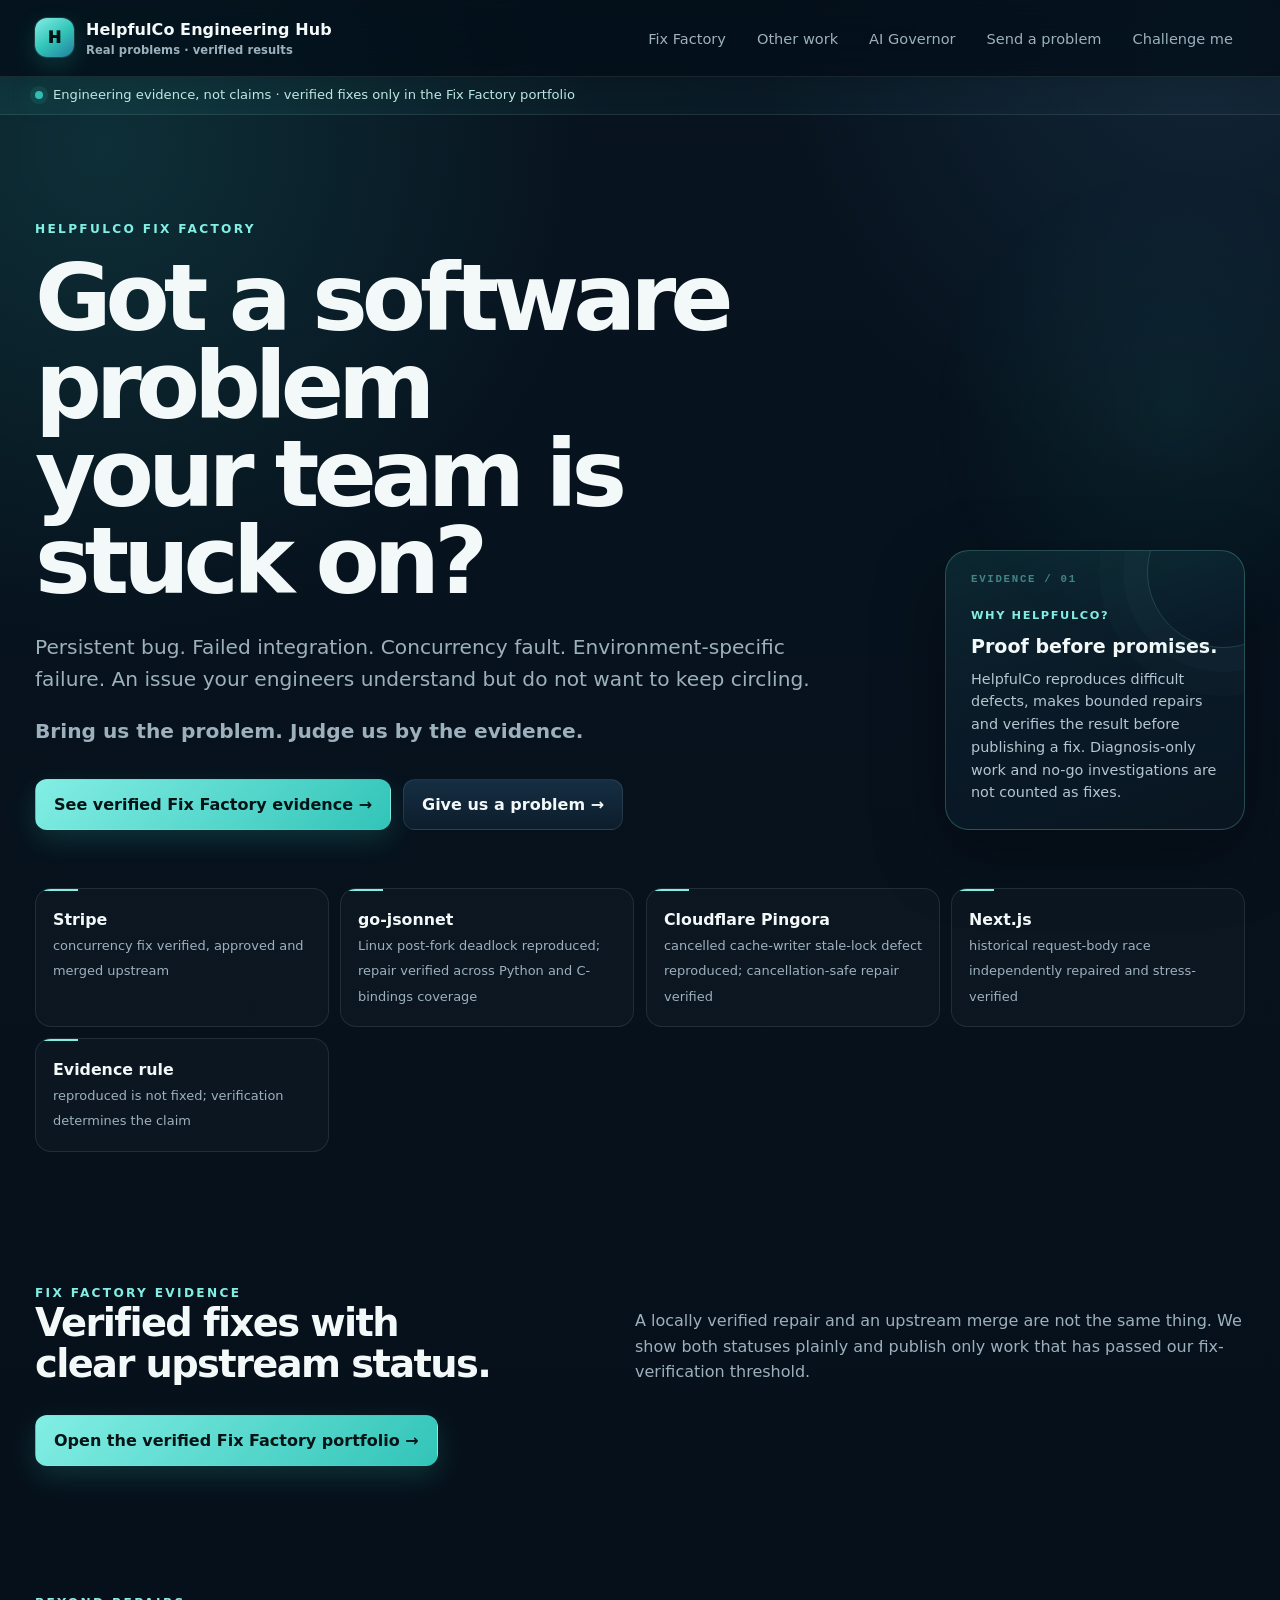
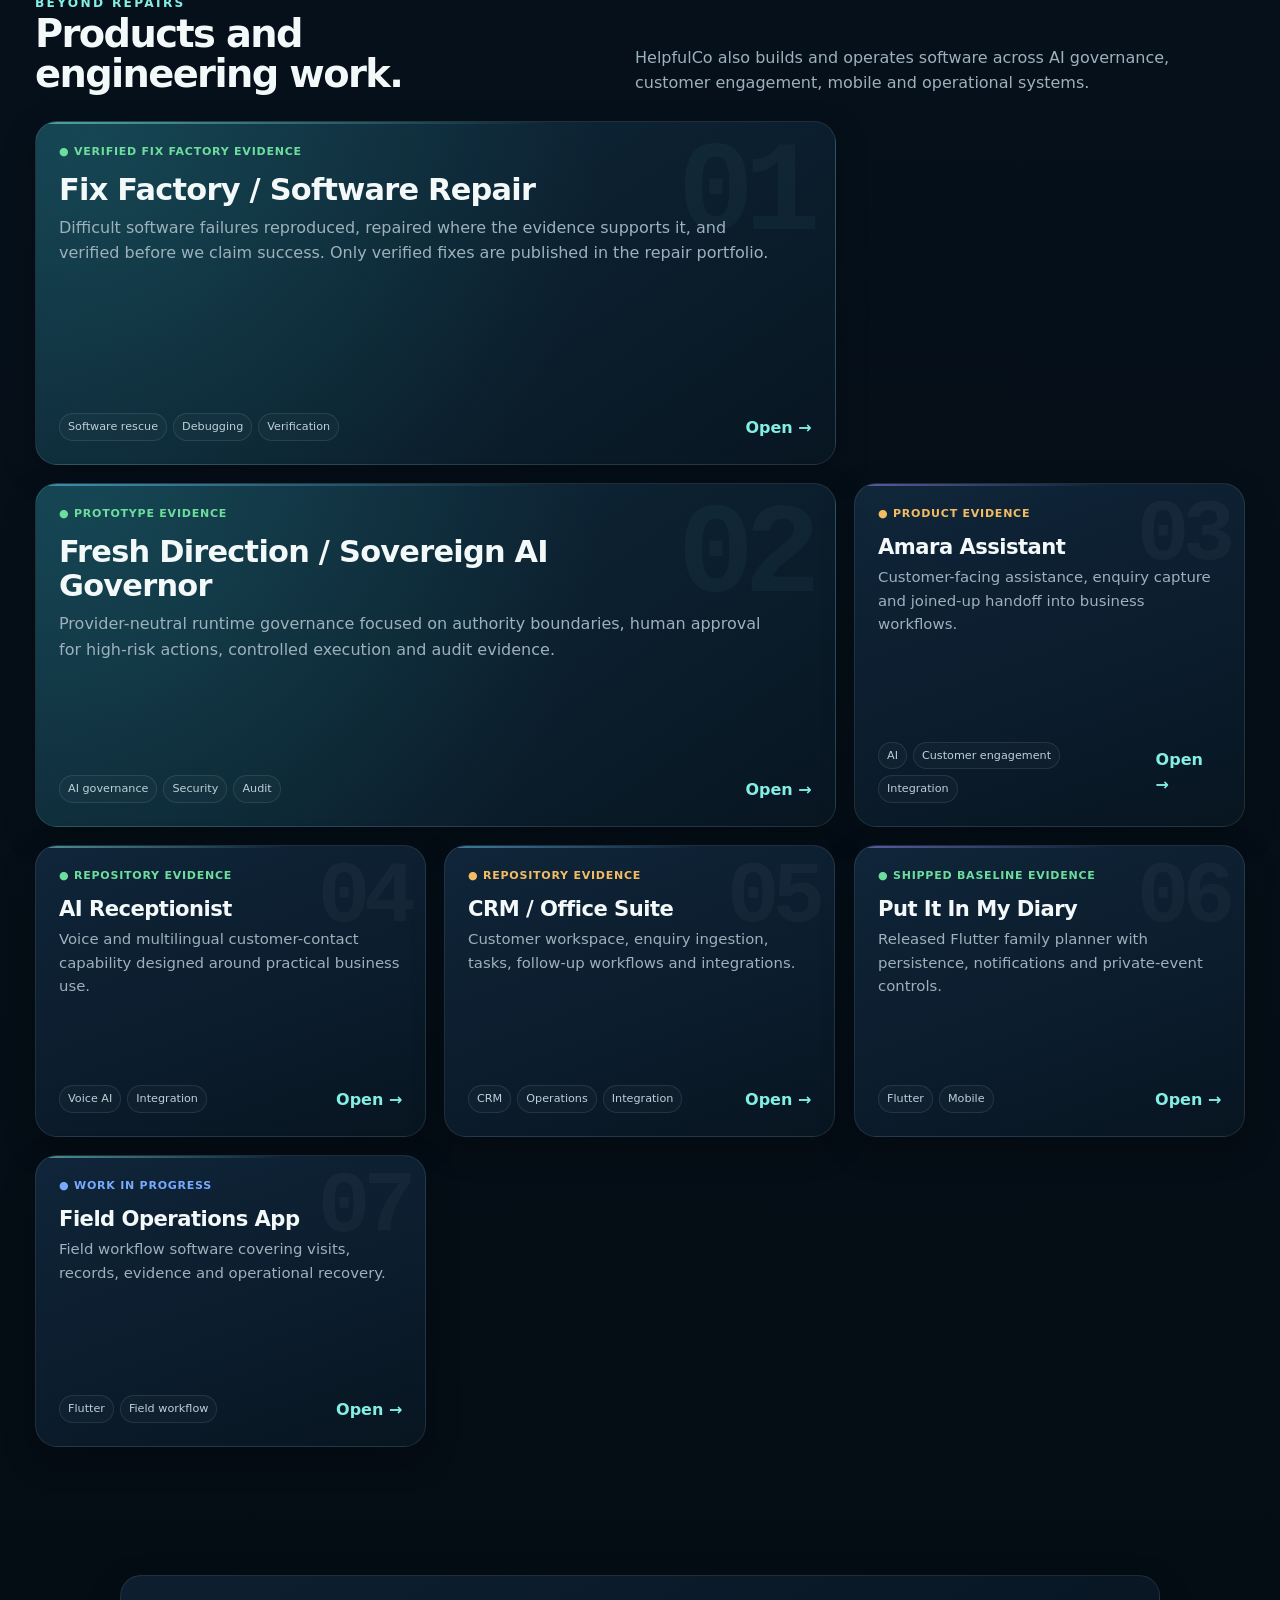
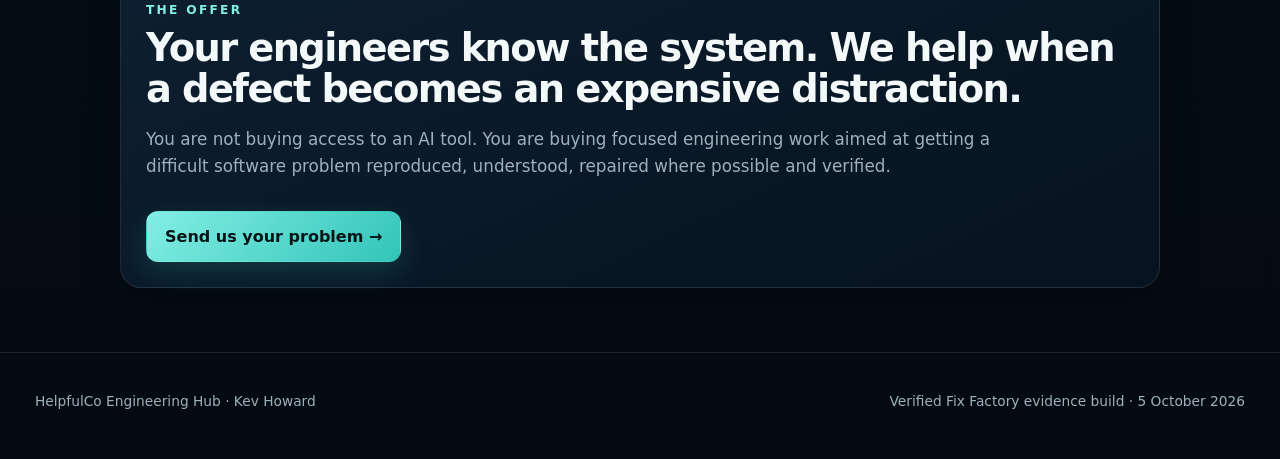
<file: index.html>
<!doctype html>
<html lang="en">
<head>
  <meta charset="utf-8" />
  <meta name="viewport" content="width=device-width, initial-scale=1" />
  <title>HelpfulCo Engineering Hub | Fix Factory & Engineering</title>
  <meta name="description" content="HelpfulCo Fix Factory: difficult software defects reproduced, repaired and verified with public evidence." />
  <meta name="theme-color" content="#08131e" />
  <meta property="og:title" content="HelpfulCo Engineering Hub | Fix Factory & Engineering" />
  <meta property="og:description" content="Difficult software problems. Verified repairs. Public evidence without publishing the private investigation playbook." />
  <meta property="og:type" content="website" />
  <link rel="stylesheet" href="styles.css" />
</head>
<body>
  <a class="skip-link" href="#main">Skip to content</a>
  <header class="site-header"><div class="container nav">
    <a class="brand" href="index.html"><span class="brand-mark">H</span><span>HelpfulCo Engineering Hub<small>Real problems · verified results</small></span></a>
    <nav class="nav-links" aria-label="Primary"><a href="repairs.html">Fix Factory</a><a href="#projects">Other work</a><a href="governor.html">AI Governor</a><a href="repairs.html#send">Send a problem</a></nav>
  </div></header>
  <div class="status-strip"><div class="container"><span class="dot"></span><span>Engineering evidence, not claims · verified fixes only in the Fix Factory portfolio</span></div></div>

  <main id="main">
    <section class="hero">
      <div class="container">
        <div class="hero-grid">
          <div>
            <div class="kicker">HelpfulCo Fix Factory</div>
            <h1>Got a software problem<br/>your team is stuck on?</h1>
            <p>Persistent bug. Failed integration. Concurrency fault. Environment-specific failure. An issue your engineers understand but do not want to keep circling.</p>
            <p><strong>Bring us the problem. Judge us by the evidence.</strong></p>
            <div class="hero-actions"><a class="btn primary" href="repairs.html">See verified Fix Factory evidence →</a><a class="btn ghost" href="repairs.html#send">Give us a problem →</a></div>
          </div>
          <aside class="hero-note" aria-label="Fix Factory proof">
            <div class="eyebrow">Why HelpfulCo?</div>
            <strong>Proof before promises.</strong>
            <p>HelpfulCo reproduces difficult defects, makes bounded repairs and verifies the result before publishing a fix. Diagnosis-only work and no-go investigations are not counted as fixes.</p>
          </aside>
        </div>
        <div class="proof-bar">
          <div class="proof"><strong>Stripe</strong><span>concurrency fix verified, approved and merged upstream</span></div>
          <div class="proof"><strong>go-jsonnet</strong><span>Linux post-fork deadlock reproduced; repair verified across Python and C-bindings coverage</span></div>
          <div class="proof"><strong>Cloudflare Pingora</strong><span>cancelled cache-writer stale-lock defect reproduced; cancellation-safe repair verified</span></div>
          <div class="proof"><strong>Next.js</strong><span>historical request-body race independently repaired and stress-verified</span></div>
          <div class="proof"><strong>Evidence rule</strong><span>reproduced is not fixed; verification determines the claim</span></div>
        </div>
      </div>
    </section>

    <section>
      <div class="container">
        <div class="section-head"><div><div class="kicker">Fix Factory evidence</div><h2>Verified fixes with clear upstream status.</h2></div><p>A locally verified repair and an upstream merge are not the same thing. We show both statuses plainly and publish only work that has passed our fix-verification threshold.</p></div>
        <div class="hero-actions"><a class="btn primary" href="repairs.html">Open the verified Fix Factory portfolio →</a></div>
      </div>
    </section>

    <section id="projects">
      <div class="container">
        <div class="section-head"><div><div class="kicker">Beyond repairs</div><h2>Products and engineering work.</h2></div><p>HelpfulCo also builds and operates software across AI governance, customer engagement, mobile and operational systems.</p></div>
        <div class="grid" id="flagship-grid">
          <a class="card feature-card" href="repairs.html" data-roles="ai software integration quality" data-project="repairs">
            <div class="status verified">● Verified Fix Factory evidence</div><h3>Fix Factory / Software Repair</h3><p>Difficult software failures reproduced, repaired where the evidence supports it, and verified before we claim success. Only verified fixes are published in the repair portfolio.</p>
            <div class="card-footer"><div class="tags"><span class="tag">Software rescue</span><span class="tag">Debugging</span><span class="tag">Verification</span></div><span class="arrow">Open →</span></div>
          </a>
          <a class="card feature-card" href="governor.html" data-roles="ai software integration quality" data-project="governor">
            <div class="status verified">● Prototype evidence</div><h3>Fresh Direction / Sovereign AI Governor</h3><p>Provider-neutral runtime governance focused on authority boundaries, human approval for high-risk actions, controlled execution and audit evidence.</p>
            <div class="card-footer"><div class="tags"><span class="tag">AI governance</span><span class="tag">Security</span><span class="tag">Audit</span></div><span class="arrow">Open →</span></div>
          </a>
          <a class="card" href="project.html?id=amara" data-roles="software integration ai" data-project="amara"><div class="status recheck">● Product evidence</div><h3>Amara Assistant</h3><p>Customer-facing assistance, enquiry capture and joined-up handoff into business workflows.</p><div class="card-footer"><div class="tags"><span class="tag">AI</span><span class="tag">Customer engagement</span><span class="tag">Integration</span></div><span class="arrow">Open →</span></div></a>
          <a class="card" href="project.html?id=receptionist" data-roles="ai integration software" data-project="receptionist"><div class="status verified">● Repository evidence</div><h3>AI Receptionist</h3><p>Voice and multilingual customer-contact capability designed around practical business use.</p><div class="card-footer"><div class="tags"><span class="tag">Voice AI</span><span class="tag">Integration</span></div><span class="arrow">Open →</span></div></a>
          <a class="card" href="project.html?id=crm" data-roles="software integration quality" data-project="crm"><div class="status recheck">● Repository evidence</div><h3>CRM / Office Suite</h3><p>Customer workspace, enquiry ingestion, tasks, follow-up workflows and integrations.</p><div class="card-footer"><div class="tags"><span class="tag">CRM</span><span class="tag">Operations</span><span class="tag">Integration</span></div><span class="arrow">Open →</span></div></a>
          <a class="card" href="project.html?id=diary" data-roles="mobile software quality" data-project="diary"><div class="status verified">● Shipped baseline evidence</div><h3>Put It In My Diary</h3><p>Released Flutter family planner with persistence, notifications and private-event controls.</p><div class="card-footer"><div class="tags"><span class="tag">Flutter</span><span class="tag">Mobile</span></div><span class="arrow">Open →</span></div></a>
          <a class="card" href="project.html?id=fieldops" data-roles="mobile software quality" data-project="fieldops"><div class="status wip">● Work in progress</div><h3>Field Operations App</h3><p>Field workflow software covering visits, records, evidence and operational recovery.</p><div class="card-footer"><div class="tags"><span class="tag">Flutter</span><span class="tag">Field workflow</span></div><span class="arrow">Open →</span></div></a>
        </div>
      </div>
    </section>

    <section>
      <div class="container">
        <div class="practice-panel" style="max-width:1040px;margin:0 auto">
          <div class="kicker">The offer</div><h2 style="margin-top:8px">Your engineers know the system. We help when a defect becomes an expensive distraction.</h2>
          <p style="color:var(--muted);font-size:1.05rem;max-width:900px">You are not buying access to an AI tool. You are buying focused engineering work aimed at getting a difficult software problem reproduced, understood, repaired where possible and verified.</p>
          <div class="hero-actions"><a class="btn primary" href="repairs.html#send">Send us your problem →</a></div>
        </div>
      </div>
    </section>
  </main>

  <footer class="footer"><div class="container footer-row"><span>HelpfulCo Engineering Hub · Kev Howard</span><span>Verified Fix Factory evidence build · 5 October 2026</span></div></footer>
  <script src="projects.js"></script><script src="app.js"></script>
</body>
</html>
</file>
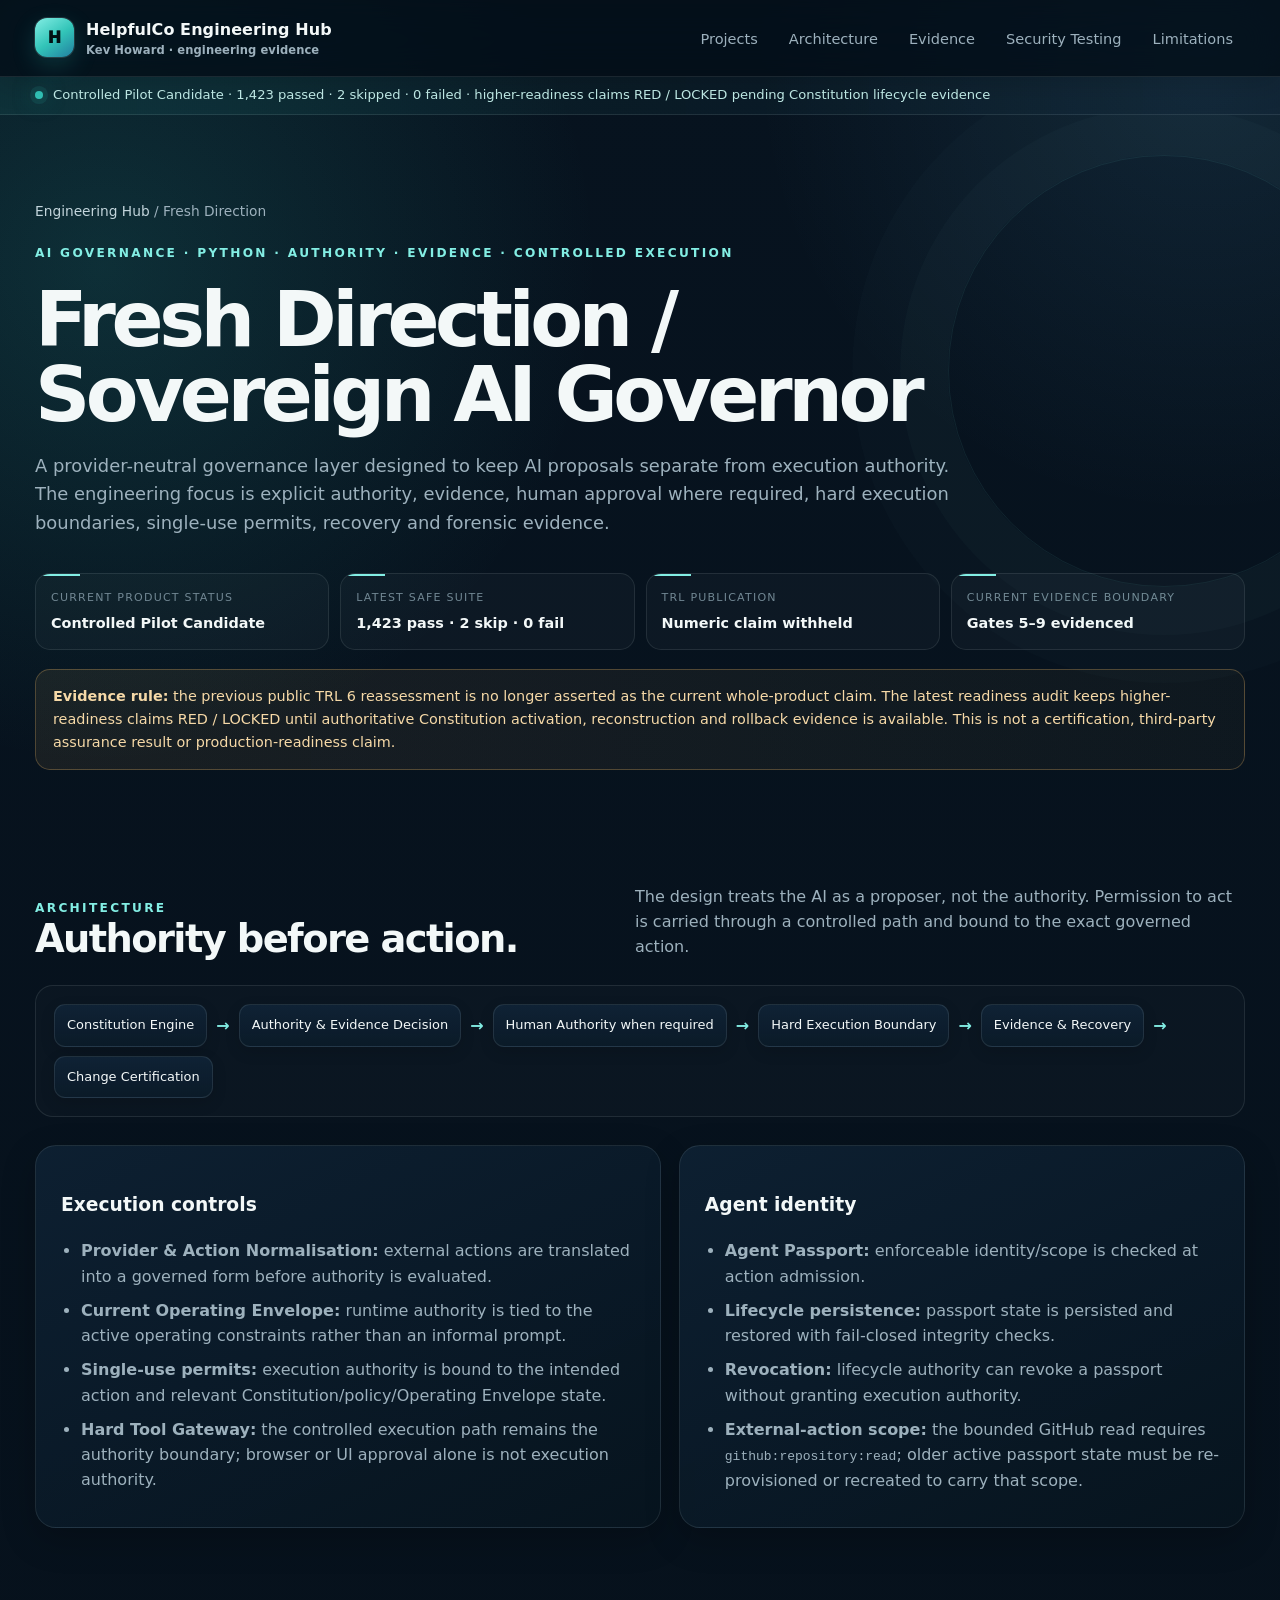
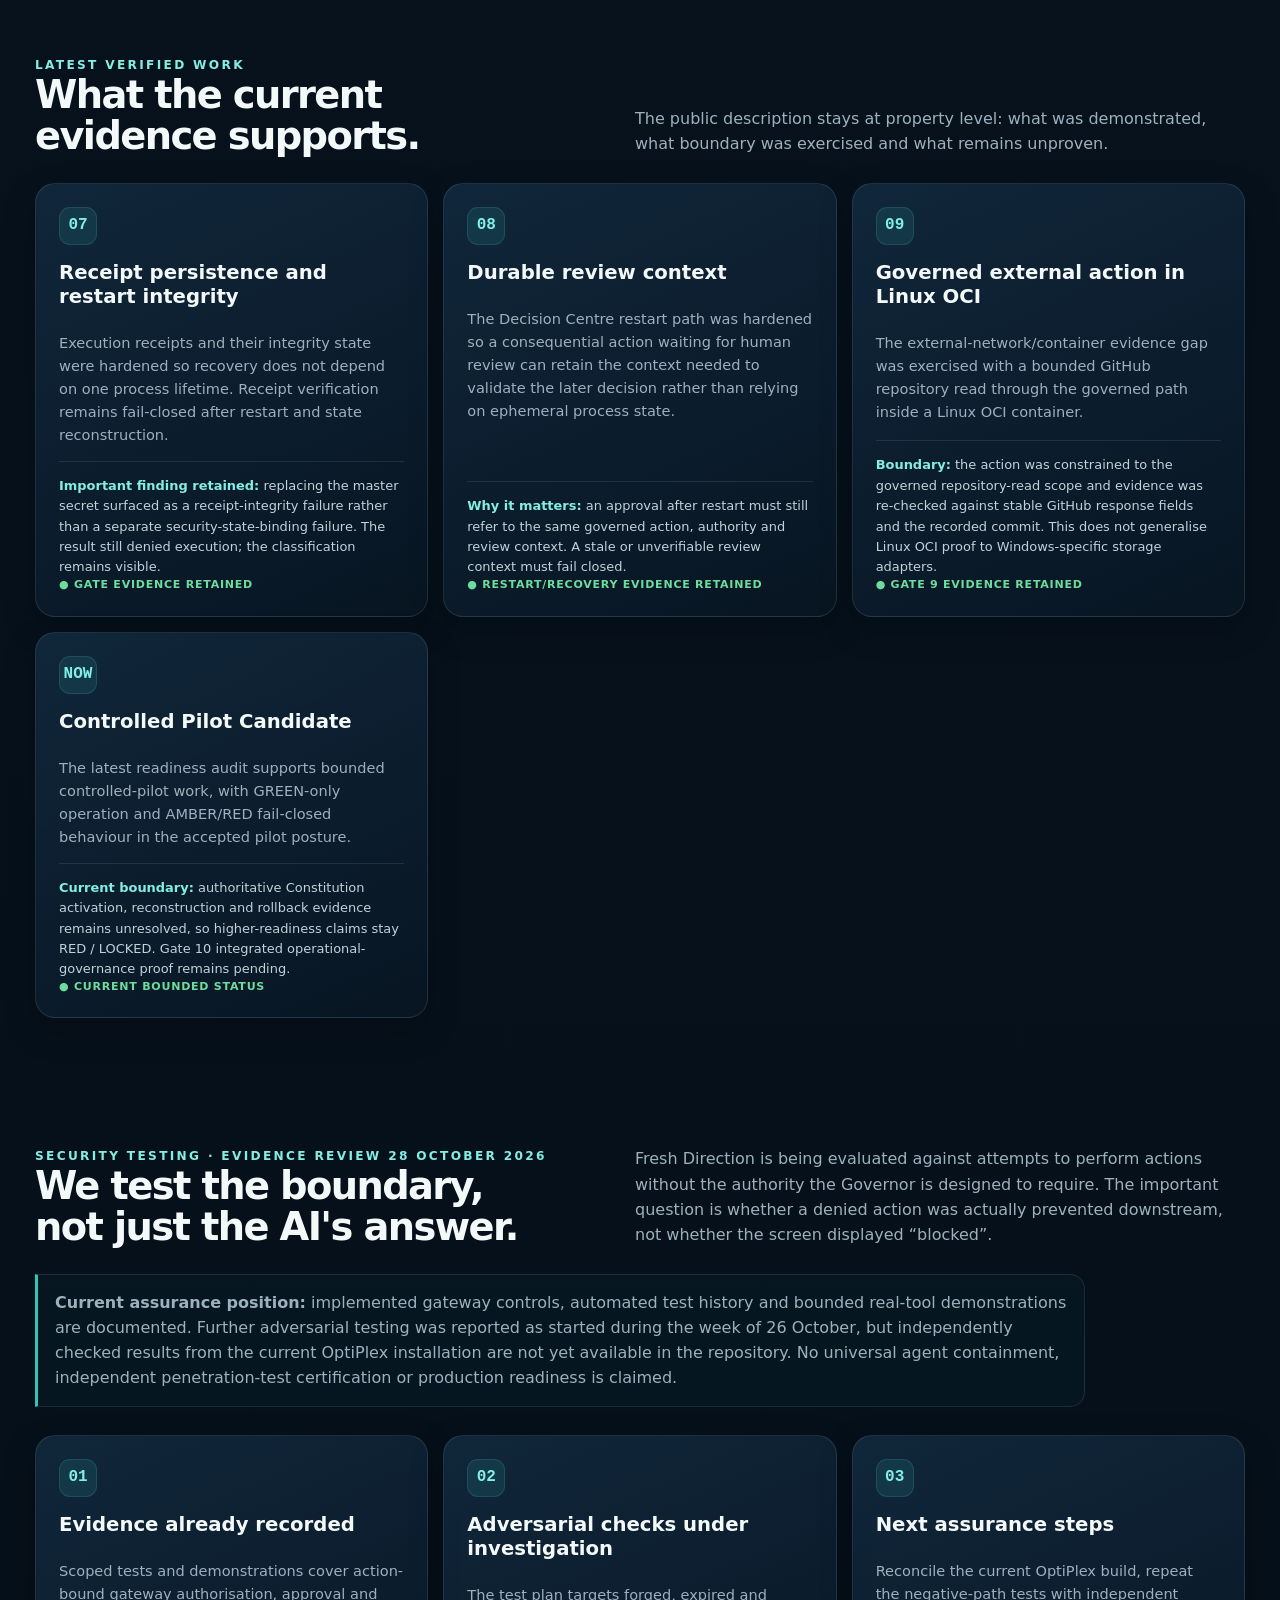
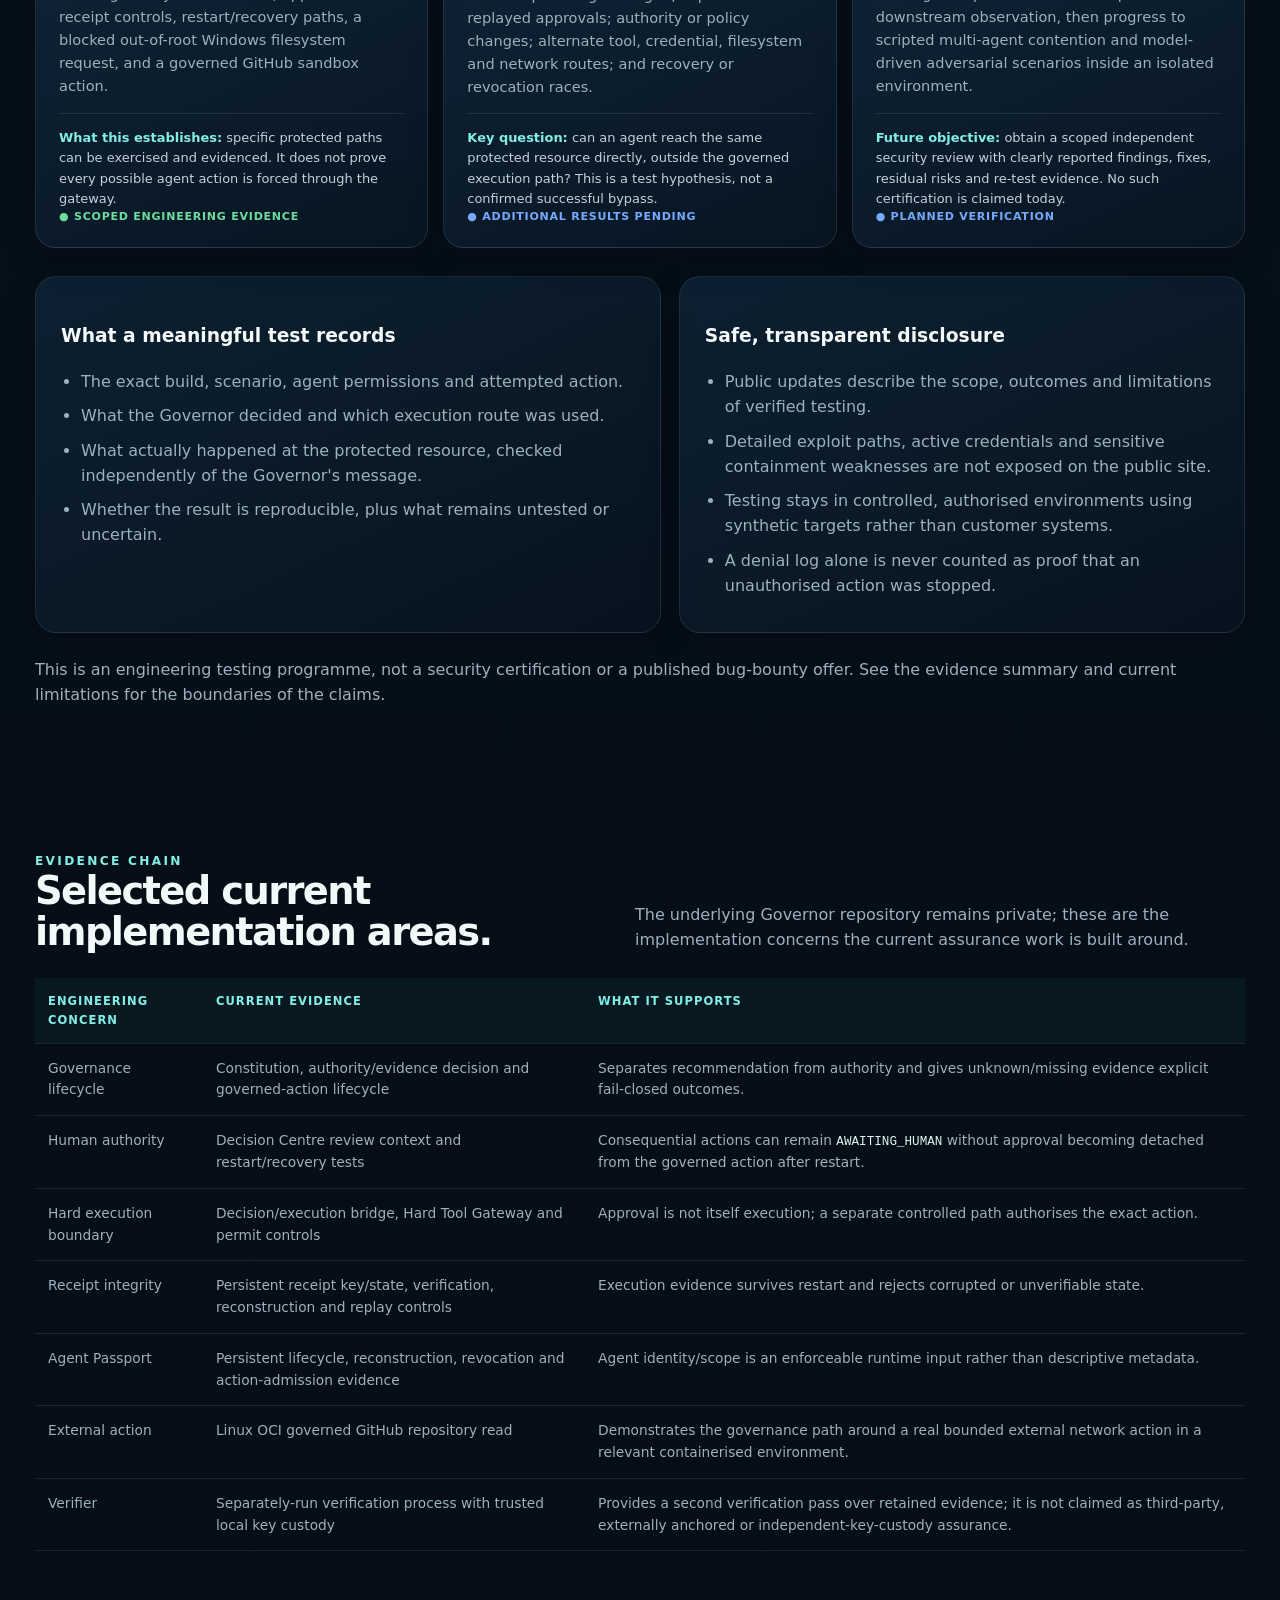
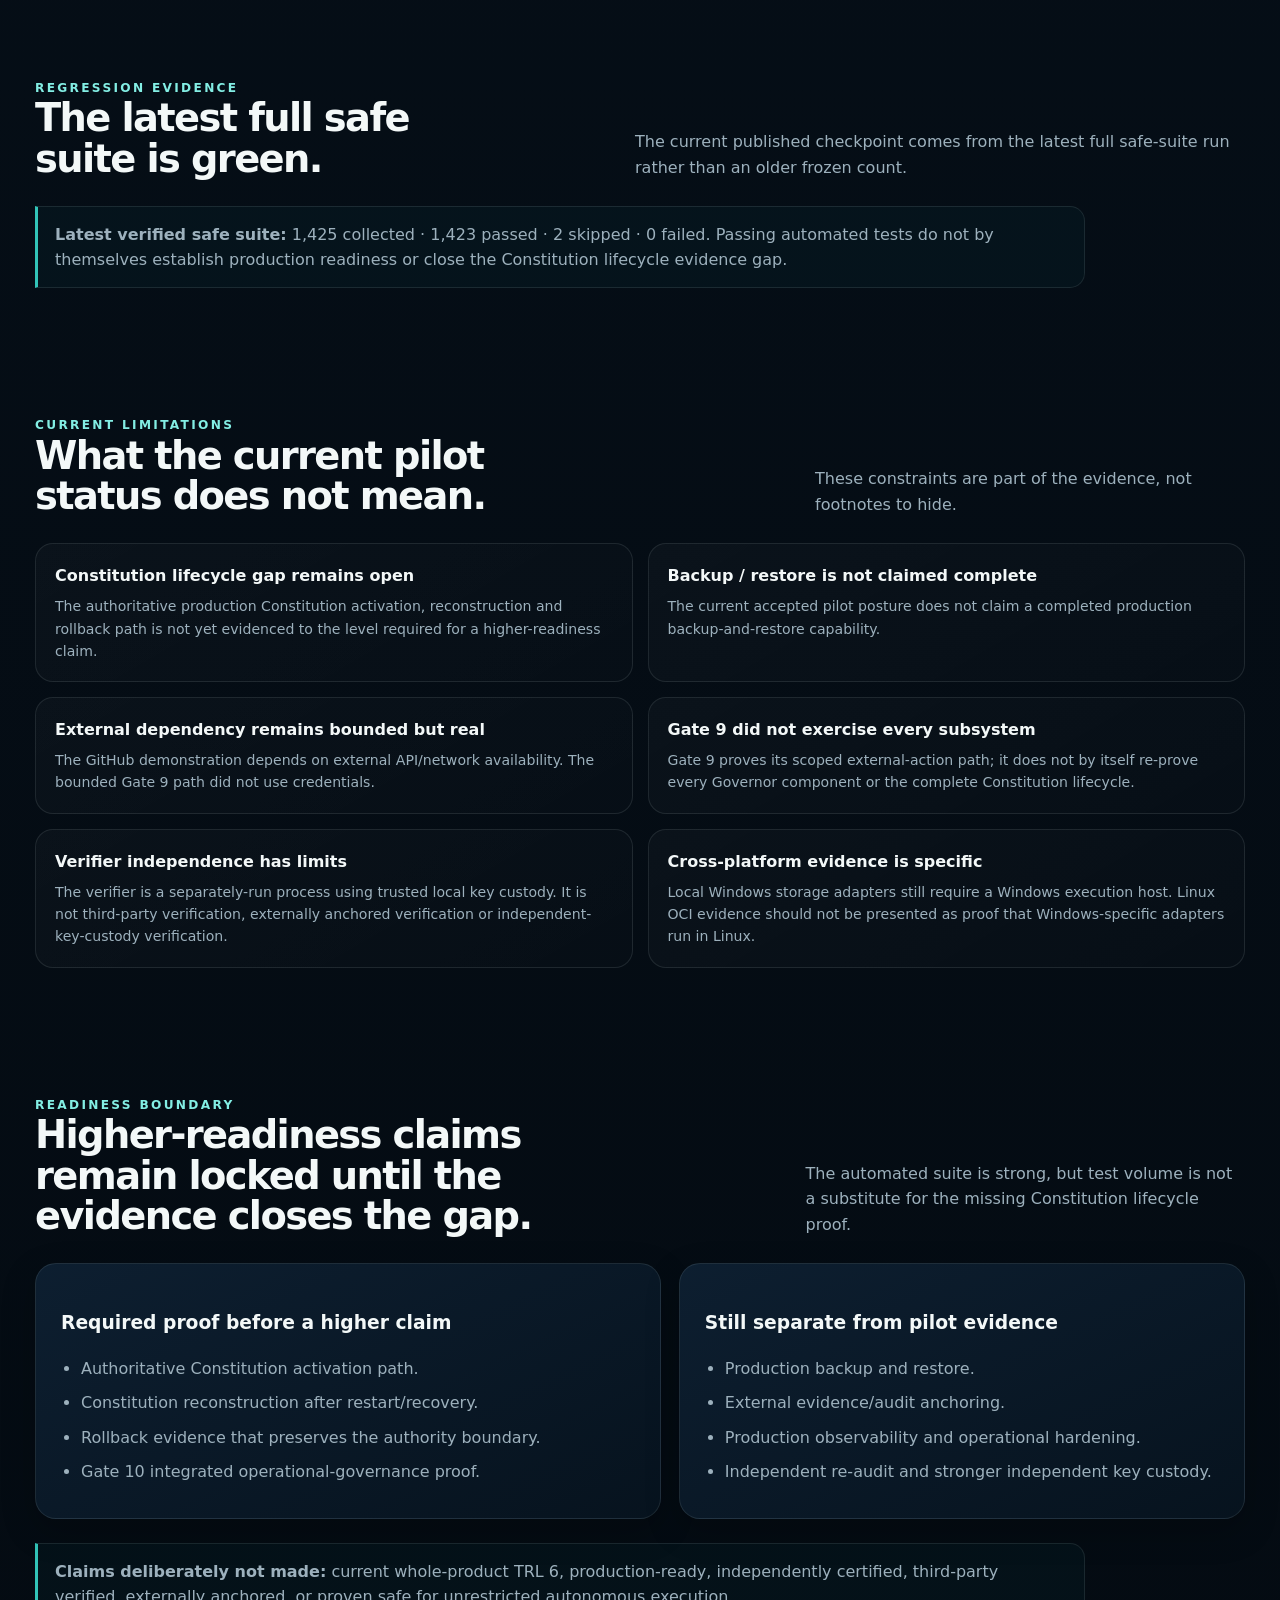
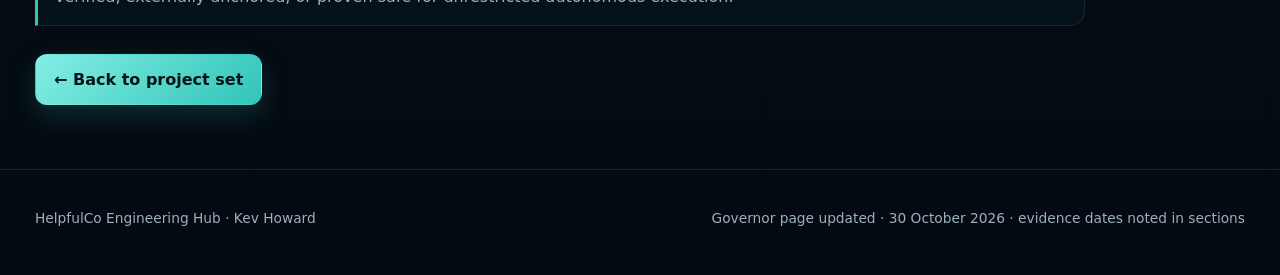
<file: governor.html>
<!doctype html>
<html lang="en">
<head>
  <meta charset="utf-8" />
  <meta name="viewport" content="width=device-width, initial-scale=1" />
  <title>Fresh Direction / Sovereign AI Governor | Engineering Case Study</title>
  <meta name="description" content="Engineering evidence case study for Fresh Direction / Sovereign AI Governor: Controlled Pilot Candidate, latest safe suite 1,423 passed, 2 skipped, 0 failed, with higher readiness claims locked pending Constitution lifecycle evidence." />
  <meta name="theme-color" content="#08131e" />
  <link rel="stylesheet" href="styles.css" />
</head>
<body>
  <a class="skip-link" href="#main">Skip to content</a>
  <header class="site-header"><div class="container nav"><a class="brand" href="index.html"><span class="brand-mark">H</span><span>HelpfulCo Engineering Hub<small>Kev Howard · engineering evidence</small></span></a><nav class="nav-links"><a href="index.html#projects">Projects</a><a href="#architecture">Architecture</a><a href="#evidence">Evidence</a><a href="#security-testing">Security Testing</a><a href="#limits">Limitations</a></nav></div></header>
  <div class="status-strip"><div class="container"><span class="dot"></span><span>Controlled Pilot Candidate · 1,423 passed · 2 skipped · 0 failed · higher-readiness claims RED / LOCKED pending Constitution lifecycle evidence</span></div></div>

  <main id="main">
    <section class="case-hero">
      <div class="container">
        <div class="breadcrumb"><a href="index.html">Engineering Hub</a> / Fresh Direction</div>
        <div class="kicker" style="margin-top:22px">AI governance · Python · authority · evidence · controlled execution</div>
        <h1 class="case-title">Fresh Direction /<br/>Sovereign AI Governor</h1>
        <p class="case-subtitle">A provider-neutral governance layer designed to keep AI proposals separate from execution authority. The engineering focus is explicit authority, evidence, human approval where required, hard execution boundaries, single-use permits, recovery and forensic evidence.</p>
        <div class="meta-grid">
          <div class="meta"><label>Current product status</label><strong>Controlled Pilot Candidate</strong></div>
          <div class="meta"><label>Latest safe suite</label><strong>1,423 pass · 2 skip · 0 fail</strong></div>
          <div class="meta"><label>TRL publication</label><strong>Numeric claim withheld</strong></div>
          <div class="meta"><label>Current evidence boundary</label><strong>Gates 5–9 evidenced</strong></div>
        </div>
        <div class="notice"><strong>Evidence rule:</strong> the previous public TRL 6 reassessment is no longer asserted as the current whole-product claim. The latest readiness audit keeps higher-readiness claims RED / LOCKED until authoritative Constitution activation, reconstruction and rollback evidence is available. This is not a certification, third-party assurance result or production-readiness claim.</div>
      </div>
    </section>

    <section id="architecture">
      <div class="container">
        <div class="section-head"><div><div class="kicker">Architecture</div><h2>Authority before action.</h2></div><p>The design treats the AI as a proposer, not the authority. Permission to act is carried through a controlled path and bound to the exact governed action.</p></div>
        <div class="flow">
          <span>Constitution Engine</span><b>→</b><span>Authority &amp; Evidence Decision</span><b>→</b><span>Human Authority when required</span><b>→</b><span>Hard Execution Boundary</span><b>→</b><span>Evidence &amp; Recovery</span><b>→</b><span>Change Certification</span>
        </div>
        <div class="practice" style="margin-top:28px">
          <div class="practice-panel">
            <h3>Execution controls</h3>
            <ul>
              <li><strong>Provider &amp; Action Normalisation:</strong> external actions are translated into a governed form before authority is evaluated.</li>
              <li><strong>Current Operating Envelope:</strong> runtime authority is tied to the active operating constraints rather than an informal prompt.</li>
              <li><strong>Single-use permits:</strong> execution authority is bound to the intended action and relevant Constitution/policy/Operating Envelope state.</li>
              <li><strong>Hard Tool Gateway:</strong> the controlled execution path remains the authority boundary; browser or UI approval alone is not execution authority.</li>
            </ul>
          </div>
          <div class="practice-panel">
            <h3>Agent identity</h3>
            <ul>
              <li><strong>Agent Passport:</strong> enforceable identity/scope is checked at action admission.</li>
              <li><strong>Lifecycle persistence:</strong> passport state is persisted and restored with fail-closed integrity checks.</li>
              <li><strong>Revocation:</strong> lifecycle authority can revoke a passport without granting execution authority.</li>
              <li><strong>External-action scope:</strong> the bounded GitHub read requires <code>github:repository:read</code>; older active passport state must be re-provisioned or recreated to carry that scope.</li>
            </ul>
          </div>
        </div>
      </div>
    </section>

    <section id="evidence">
      <div class="container">
        <div class="section-head"><div><div class="kicker">Latest verified work</div><h2>What the current evidence supports.</h2></div><p>The public description stays at property level: what was demonstrated, what boundary was exercised and what remains unproven.</p></div>
        <div class="problem-grid">
          <article class="problem"><div class="num">07</div><h3>Receipt persistence and restart integrity</h3><p>Execution receipts and their integrity state were hardened so recovery does not depend on one process lifetime. Receipt verification remains fail-closed after restart and state reconstruction.</p><div class="evidence-note"><strong>Important finding retained:</strong> replacing the master secret surfaced as a receipt-integrity failure rather than a separate security-state-binding failure. The result still denied execution; the classification remains visible.</div><div class="status verified">● Gate evidence retained</div></article>

          <article class="problem"><div class="num">08</div><h3>Durable review context</h3><p>The Decision Centre restart path was hardened so a consequential action waiting for human review can retain the context needed to validate the later decision rather than relying on ephemeral process state.</p><div class="evidence-note"><strong>Why it matters:</strong> an approval after restart must still refer to the same governed action, authority and review context. A stale or unverifiable review context must fail closed.</div><div class="status verified">● Restart/recovery evidence retained</div></article>

          <article class="problem"><div class="num">09</div><h3>Governed external action in Linux OCI</h3><p>The external-network/container evidence gap was exercised with a bounded GitHub repository read through the governed path inside a Linux OCI container.</p><div class="evidence-note"><strong>Boundary:</strong> the action was constrained to the governed repository-read scope and evidence was re-checked against stable GitHub response fields and the recorded commit. This does not generalise Linux OCI proof to Windows-specific storage adapters.</div><div class="status verified">● Gate 9 evidence retained</div></article>

          <article class="problem"><div class="num">NOW</div><h3>Controlled Pilot Candidate</h3><p>The latest readiness audit supports bounded controlled-pilot work, with GREEN-only operation and AMBER/RED fail-closed behaviour in the accepted pilot posture.</p><div class="evidence-note"><strong>Current boundary:</strong> authoritative Constitution activation, reconstruction and rollback evidence remains unresolved, so higher-readiness claims stay RED / LOCKED. Gate 10 integrated operational-governance proof remains pending.</div><div class="status verified">● Current bounded status</div></article>
        </div>
      </div>
    </section>

    <section id="security-testing" aria-labelledby="security-testing-title">
      <div class="container">
        <div class="section-head"><div><div class="kicker">Security testing · evidence review 28 October 2026</div><h2 id="security-testing-title">We test the boundary, not just the AI's answer.</h2></div><p>Fresh Direction is being evaluated against attempts to perform actions without the authority the Governor is designed to require. The important question is whether a denied action was actually prevented downstream, not whether the screen displayed “blocked”.</p></div>
        <div class="callout"><strong>Current assurance position:</strong> implemented gateway controls, automated test history and bounded real-tool demonstrations are documented. Further adversarial testing was reported as started during the week of 26 October, but independently checked results from the current OptiPlex installation are not yet available in the repository. No universal agent containment, independent penetration-test certification or production readiness is claimed.</div>
        <div class="problem-grid" style="margin-top:28px">
          <article class="problem"><div class="num">01</div><h3>Evidence already recorded</h3><p>Scoped tests and demonstrations cover action-bound gateway authorisation, approval and receipt controls, restart/recovery paths, a blocked out-of-root Windows filesystem request, and a governed GitHub sandbox action.</p><div class="evidence-note"><strong>What this establishes:</strong> specific protected paths can be exercised and evidenced. It does not prove every possible agent action is forced through the gateway.</div><div class="status verified">● Scoped engineering evidence</div></article>
          <article class="problem"><div class="num">02</div><h3>Adversarial checks under investigation</h3><p>The test plan targets forged, expired and replayed approvals; authority or policy changes; alternate tool, credential, filesystem and network routes; and recovery or revocation races.</p><div class="evidence-note"><strong>Key question:</strong> can an agent reach the same protected resource directly, outside the governed execution path? This is a test hypothesis, not a confirmed successful bypass.</div><div class="status wip">● Additional results pending</div></article>
          <article class="problem"><div class="num">03</div><h3>Next assurance steps</h3><p>Reconcile the current OptiPlex build, repeat the negative-path tests with independent downstream observation, then progress to scripted multi-agent contention and model-driven adversarial scenarios inside an isolated environment.</p><div class="evidence-note"><strong>Future objective:</strong> obtain a scoped independent security review with clearly reported findings, fixes, residual risks and re-test evidence. No such certification is claimed today.</div><div class="status wip">● Planned verification</div></article>
        </div>
        <div class="practice" style="margin-top:28px">
          <div class="practice-panel"><h3>What a meaningful test records</h3><ul><li>The exact build, scenario, agent permissions and attempted action.</li><li>What the Governor decided and which execution route was used.</li><li>What actually happened at the protected resource, checked independently of the Governor's message.</li><li>Whether the result is reproducible, plus what remains untested or uncertain.</li></ul></div>
          <div class="practice-panel"><h3>Safe, transparent disclosure</h3><ul><li>Public updates describe the scope, outcomes and limitations of verified testing.</li><li>Detailed exploit paths, active credentials and sensitive containment weaknesses are not exposed on the public site.</li><li>Testing stays in controlled, authorised environments using synthetic targets rather than customer systems.</li><li>A denial log alone is never counted as proof that an unauthorised action was stopped.</li></ul></div>
        </div>
        <p style="margin-top:24px;color:var(--muted)">This is an engineering testing programme, not a security certification or a published bug-bounty offer. See <a href="#evidence">the evidence summary</a> and <a href="#limits">current limitations</a> for the boundaries of the claims.</p>
      </div>
    </section>

    <section>
      <div class="container">
        <div class="section-head"><div><div class="kicker">Evidence chain</div><h2>Selected current implementation areas.</h2></div><p>The underlying Governor repository remains private; these are the implementation concerns the current assurance work is built around.</p></div>
        <table class="evidence-table">
          <thead><tr><th>Engineering concern</th><th>Current evidence</th><th>What it supports</th></tr></thead>
          <tbody>
            <tr><td>Governance lifecycle</td><td>Constitution, authority/evidence decision and governed-action lifecycle</td><td>Separates recommendation from authority and gives unknown/missing evidence explicit fail-closed outcomes.</td></tr>
            <tr><td>Human authority</td><td>Decision Centre review context and restart/recovery tests</td><td>Consequential actions can remain <code>AWAITING_HUMAN</code> without approval becoming detached from the governed action after restart.</td></tr>
            <tr><td>Hard execution boundary</td><td>Decision/execution bridge, Hard Tool Gateway and permit controls</td><td>Approval is not itself execution; a separate controlled path authorises the exact action.</td></tr>
            <tr><td>Receipt integrity</td><td>Persistent receipt key/state, verification, reconstruction and replay controls</td><td>Execution evidence survives restart and rejects corrupted or unverifiable state.</td></tr>
            <tr><td>Agent Passport</td><td>Persistent lifecycle, reconstruction, revocation and action-admission evidence</td><td>Agent identity/scope is an enforceable runtime input rather than descriptive metadata.</td></tr>
            <tr><td>External action</td><td>Linux OCI governed GitHub repository read</td><td>Demonstrates the governance path around a real bounded external network action in a relevant containerised environment.</td></tr>
            <tr><td>Verifier</td><td>Separately-run verification process with trusted local key custody</td><td>Provides a second verification pass over retained evidence; it is not claimed as third-party, externally anchored or independent-key-custody assurance.</td></tr>
          </tbody>
        </table>
      </div>
    </section>

    <section>
      <div class="container">
        <div class="section-head"><div><div class="kicker">Regression evidence</div><h2>The latest full safe suite is green.</h2></div><p>The current published checkpoint comes from the latest full safe-suite run rather than an older frozen count.</p></div>
        <div class="callout"><strong>Latest verified safe suite:</strong> 1,425 collected · 1,423 passed · 2 skipped · 0 failed. Passing automated tests do not by themselves establish production readiness or close the Constitution lifecycle evidence gap.</div>
      </div>
    </section>

    <section id="limits">
      <div class="container">
        <div class="section-head"><div><div class="kicker">Current limitations</div><h2>What the current pilot status does not mean.</h2></div><p>These constraints are part of the evidence, not footnotes to hide.</p></div>
        <div class="limits">
          <div class="limit-card"><h3>Constitution lifecycle gap remains open</h3><p>The authoritative production Constitution activation, reconstruction and rollback path is not yet evidenced to the level required for a higher-readiness claim.</p></div>
          <div class="limit-card"><h3>Backup / restore is not claimed complete</h3><p>The current accepted pilot posture does not claim a completed production backup-and-restore capability.</p></div>
          <div class="limit-card"><h3>External dependency remains bounded but real</h3><p>The GitHub demonstration depends on external API/network availability. The bounded Gate 9 path did not use credentials.</p></div>
          <div class="limit-card"><h3>Gate 9 did not exercise every subsystem</h3><p>Gate 9 proves its scoped external-action path; it does not by itself re-prove every Governor component or the complete Constitution lifecycle.</p></div>
          <div class="limit-card"><h3>Verifier independence has limits</h3><p>The verifier is a separately-run process using trusted local key custody. It is not third-party verification, externally anchored verification or independent-key-custody verification.</p></div>
          <div class="limit-card"><h3>Cross-platform evidence is specific</h3><p>Local Windows storage adapters still require a Windows execution host. Linux OCI evidence should not be presented as proof that Windows-specific adapters run in Linux.</p></div>
        </div>
      </div>
    </section>

    <section>
      <div class="container">
        <div class="section-head"><div><div class="kicker">Readiness boundary</div><h2>Higher-readiness claims remain locked until the evidence closes the gap.</h2></div><p>The automated suite is strong, but test volume is not a substitute for the missing Constitution lifecycle proof.</p></div>
        <div class="practice">
          <div class="practice-panel"><h3>Required proof before a higher claim</h3><ul><li>Authoritative Constitution activation path.</li><li>Constitution reconstruction after restart/recovery.</li><li>Rollback evidence that preserves the authority boundary.</li><li>Gate 10 integrated operational-governance proof.</li></ul></div>
          <div class="practice-panel"><h3>Still separate from pilot evidence</h3><ul><li>Production backup and restore.</li><li>External evidence/audit anchoring.</li><li>Production observability and operational hardening.</li><li>Independent re-audit and stronger independent key custody.</li></ul></div>
        </div>
        <div class="callout" style="margin-top:24px"><strong>Claims deliberately not made:</strong> current whole-product TRL 6, production-ready, independently certified, third-party verified, externally anchored, or proven safe for unrestricted autonomous execution.</div>
        <div class="hero-actions" style="margin-top:28px"><a class="btn primary" href="index.html#projects">← Back to project set</a></div>
      </div>
    </section>
  </main>

  <footer class="footer"><div class="container footer-row"><span>HelpfulCo Engineering Hub · Kev Howard</span><span>Governor page updated · 30 October 2026 · evidence dates noted in sections</span></div></footer>
</body>
</html>
</file>
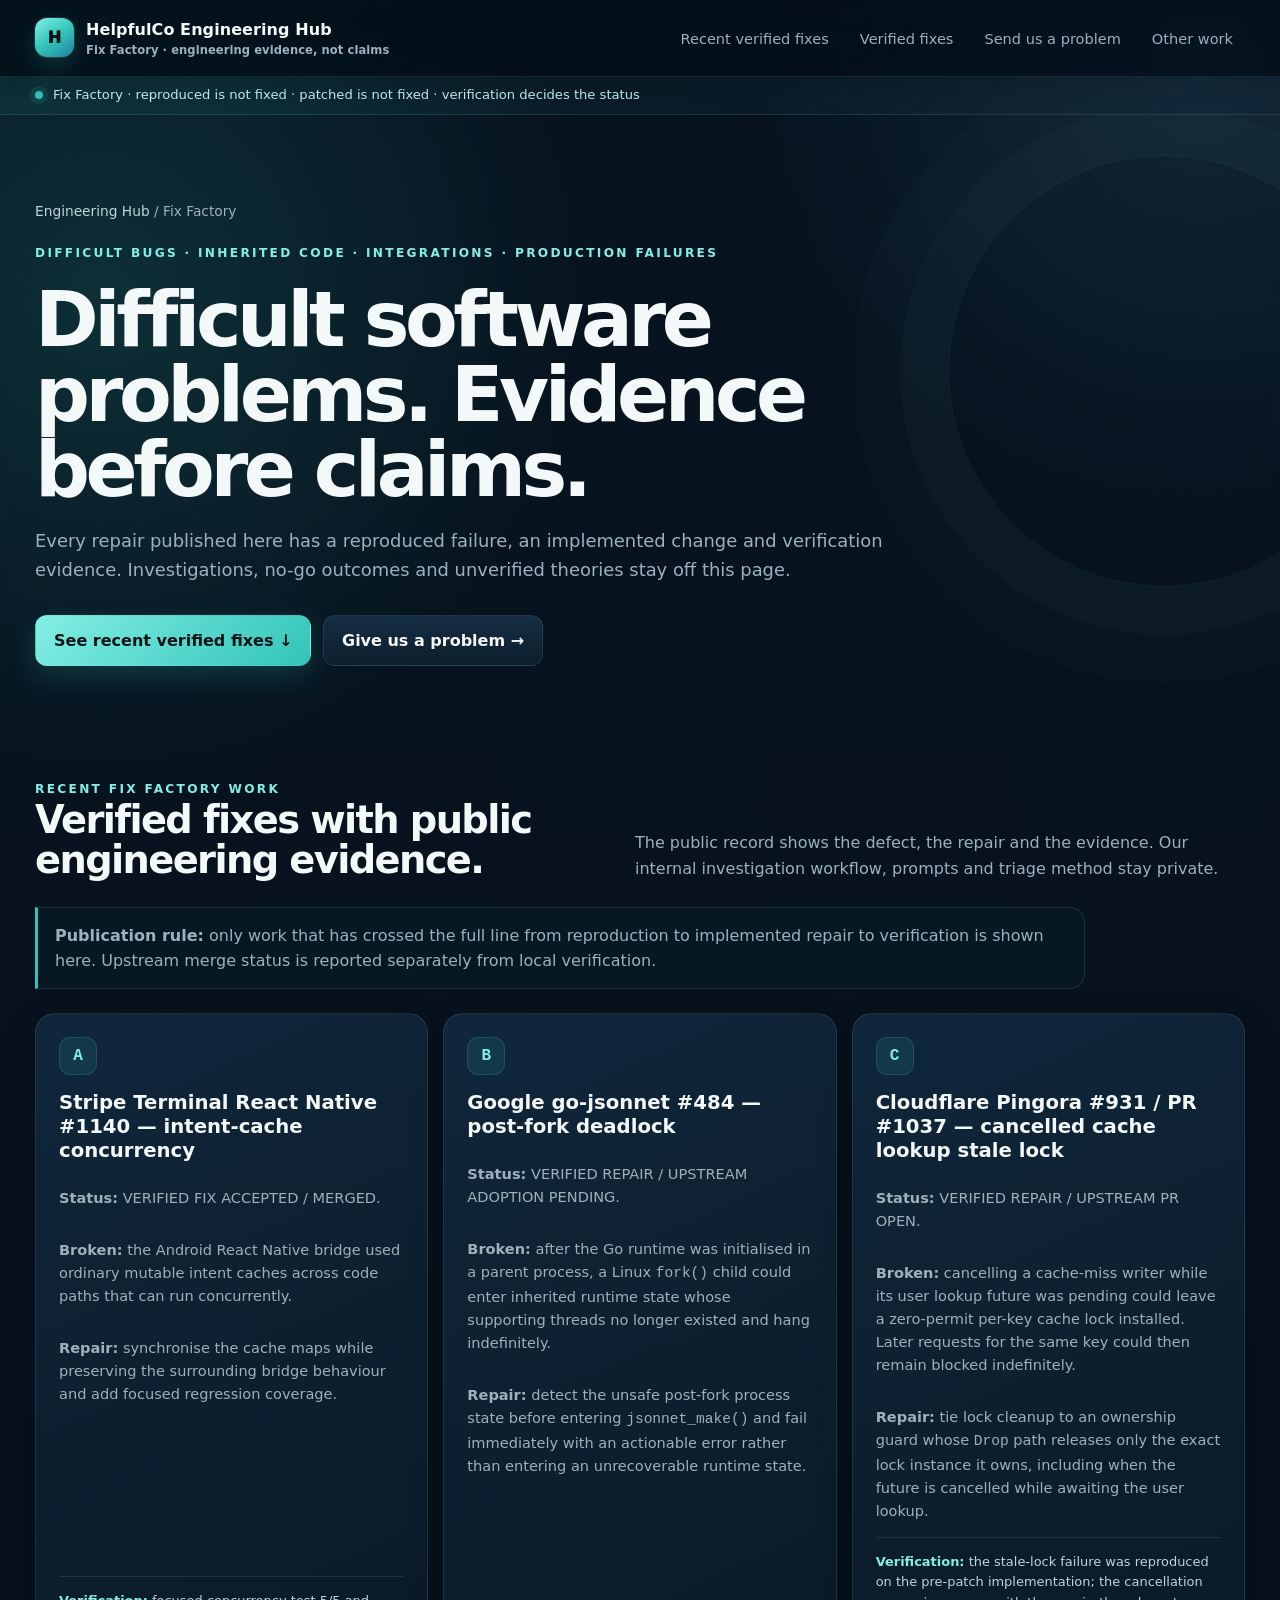
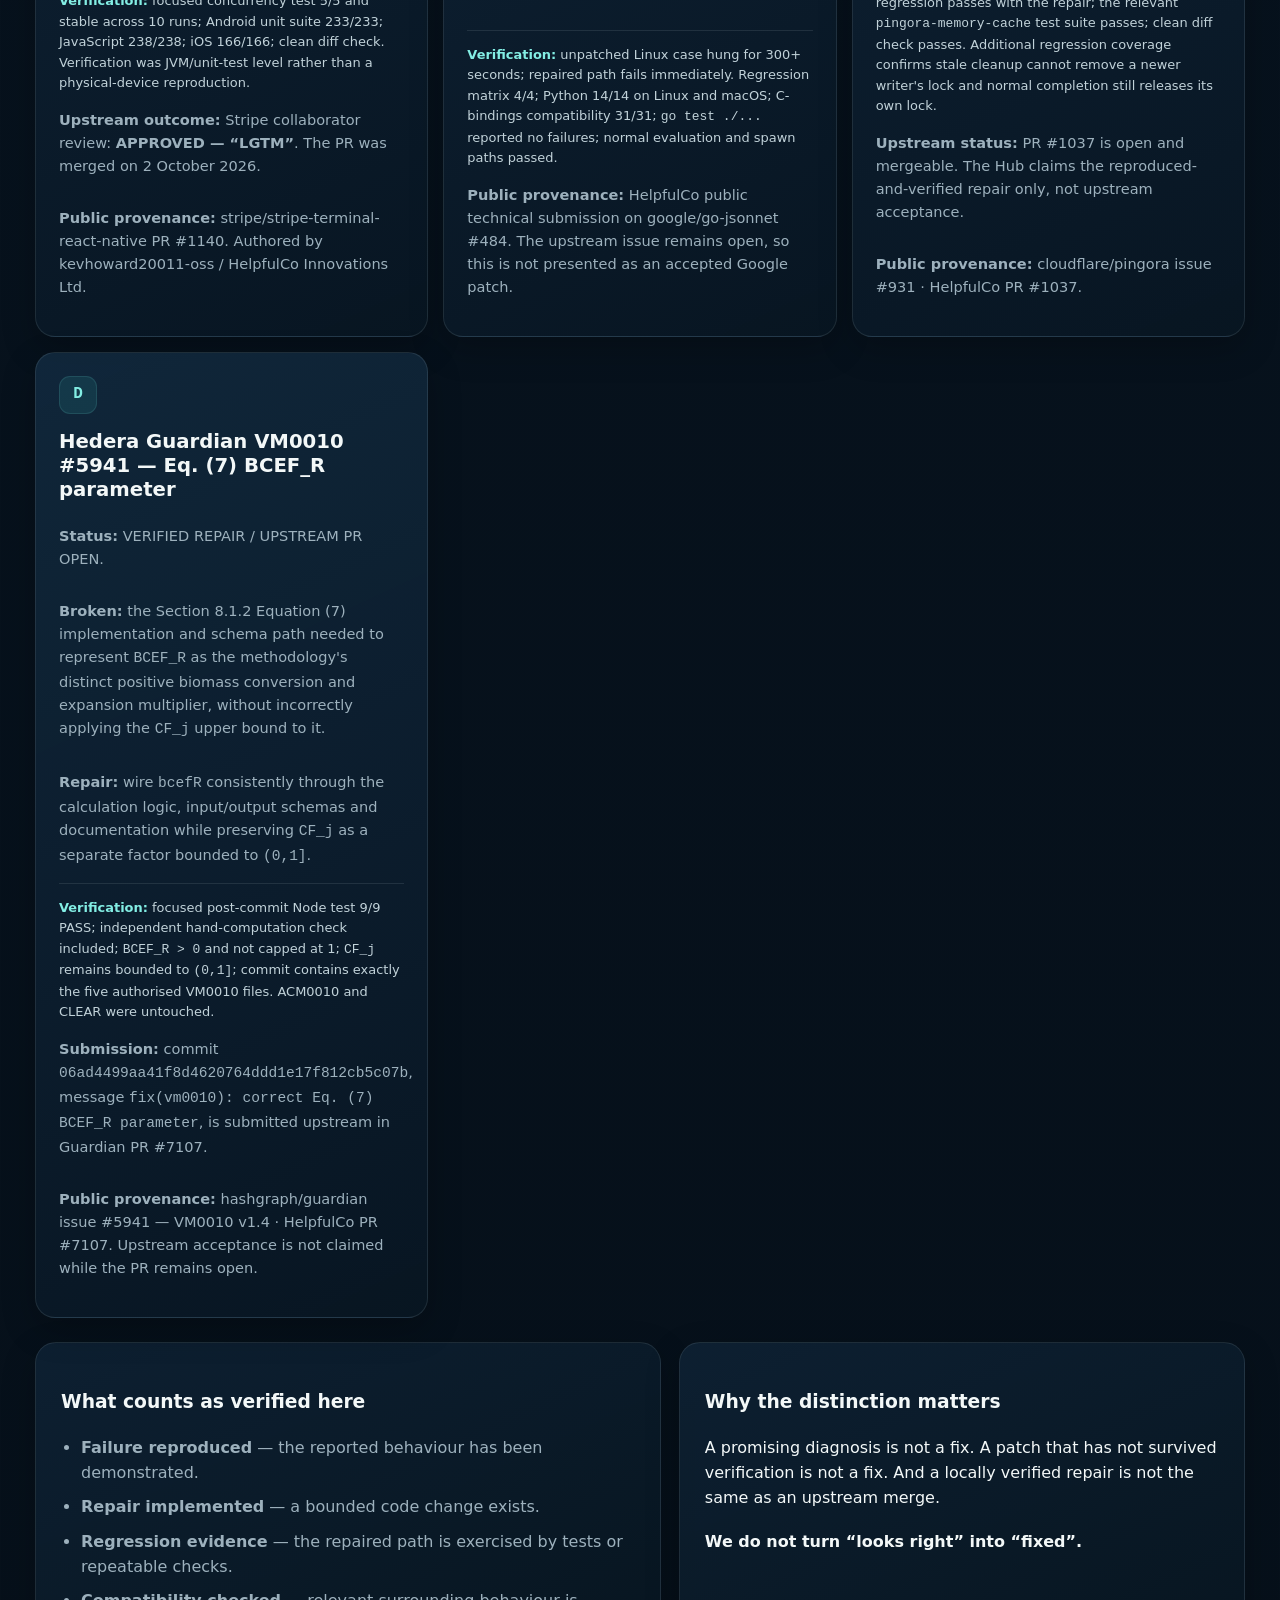
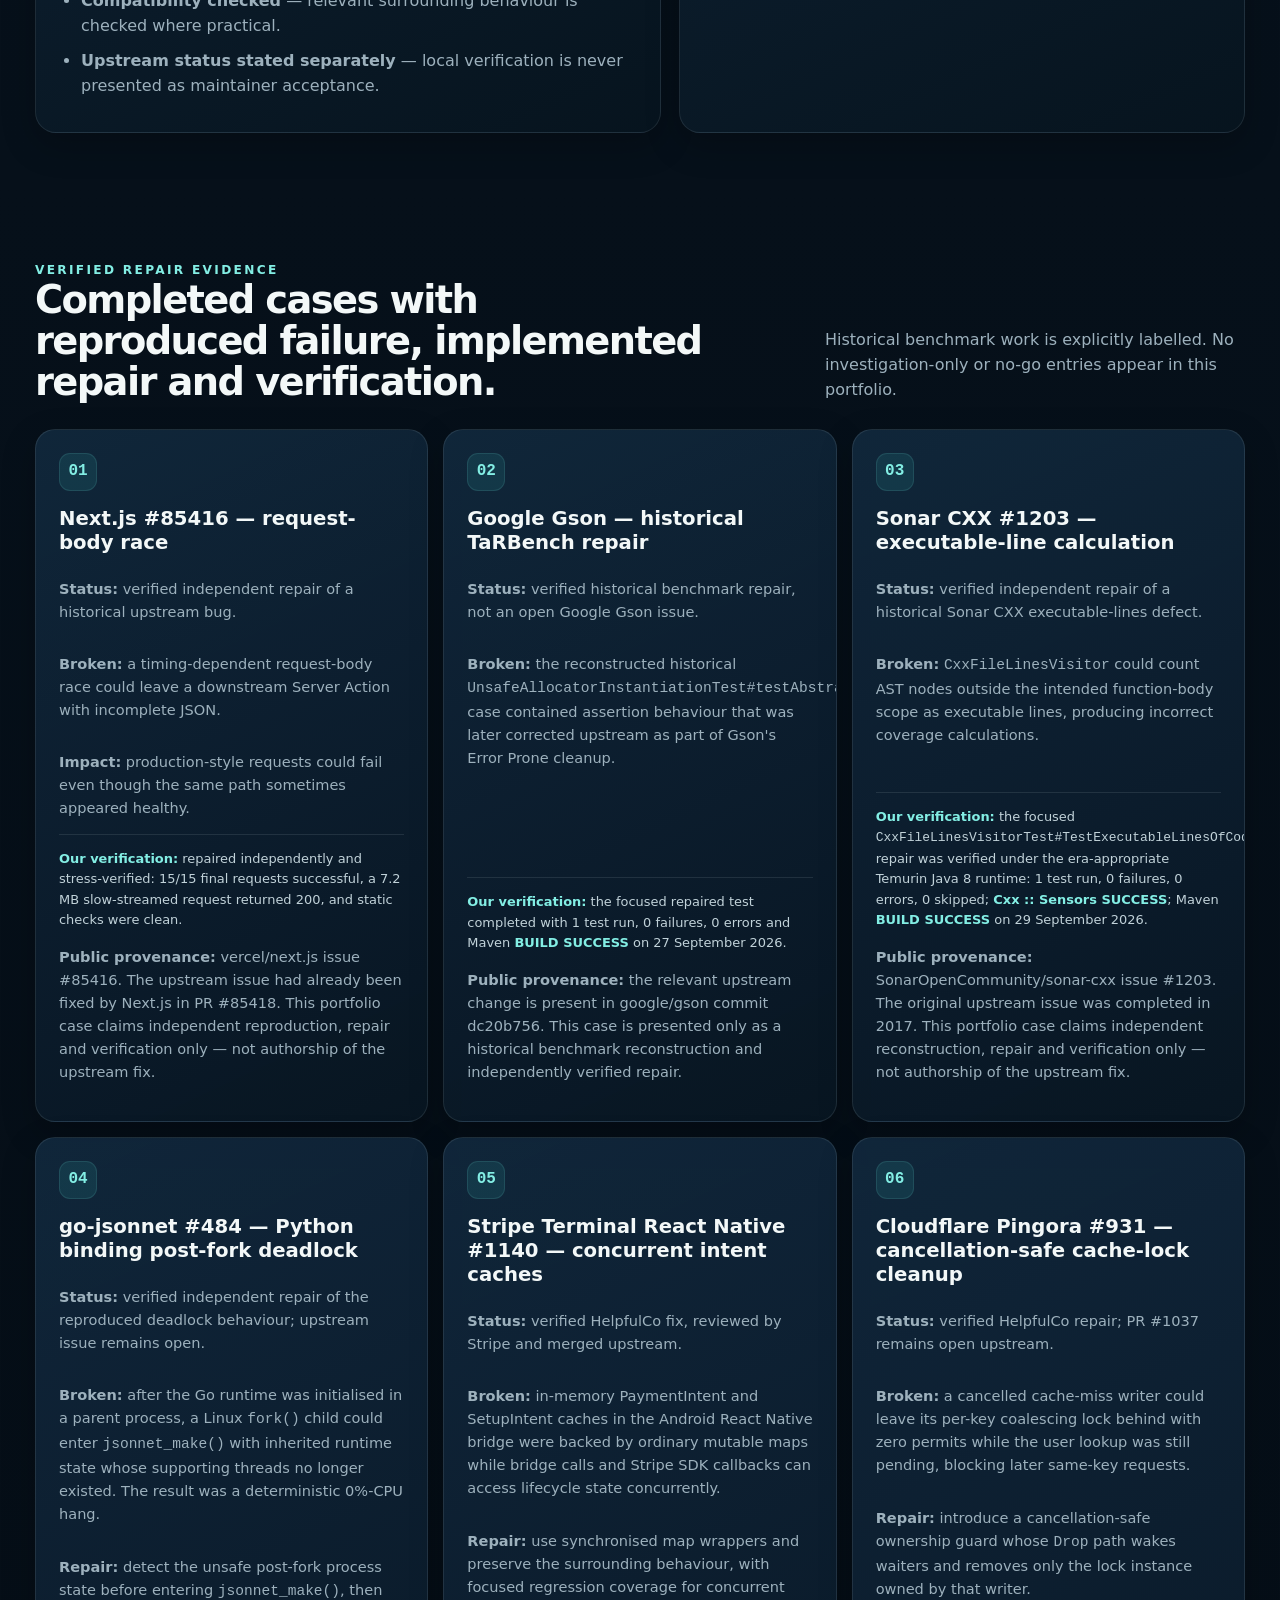
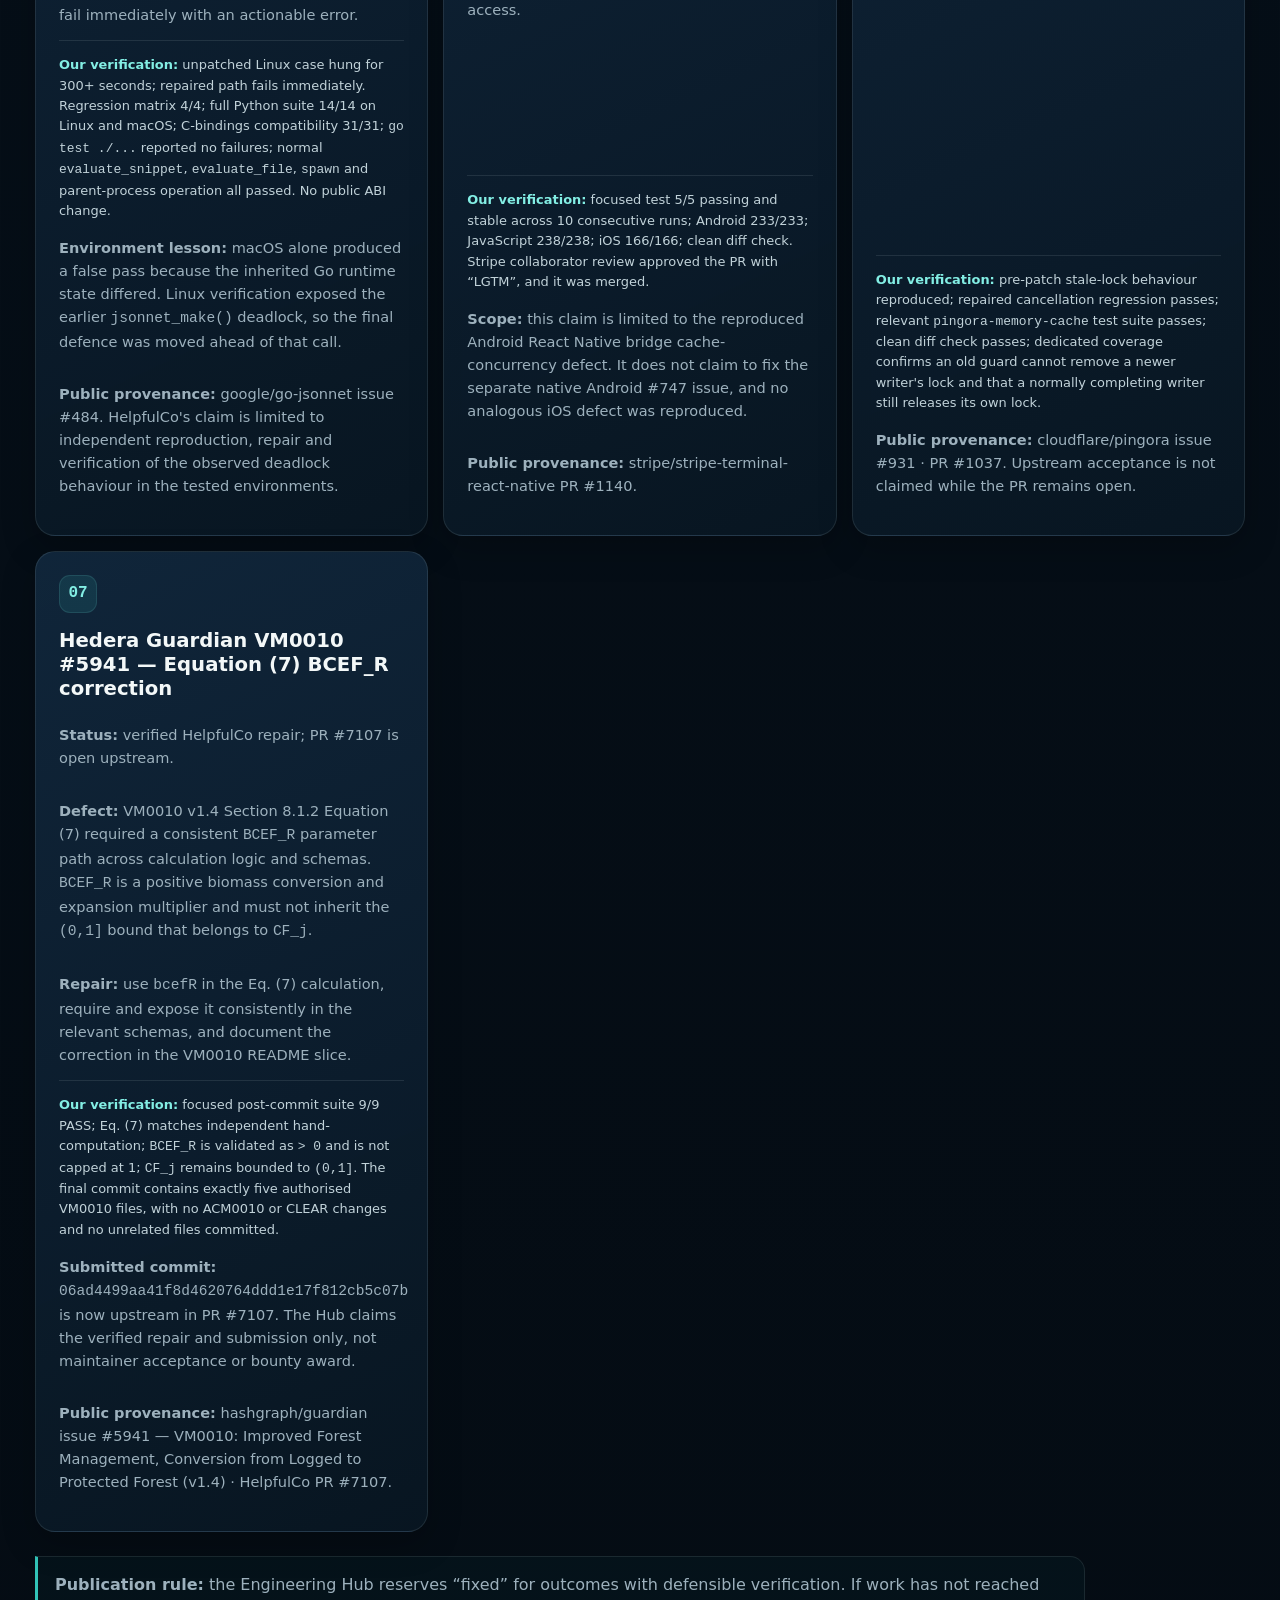
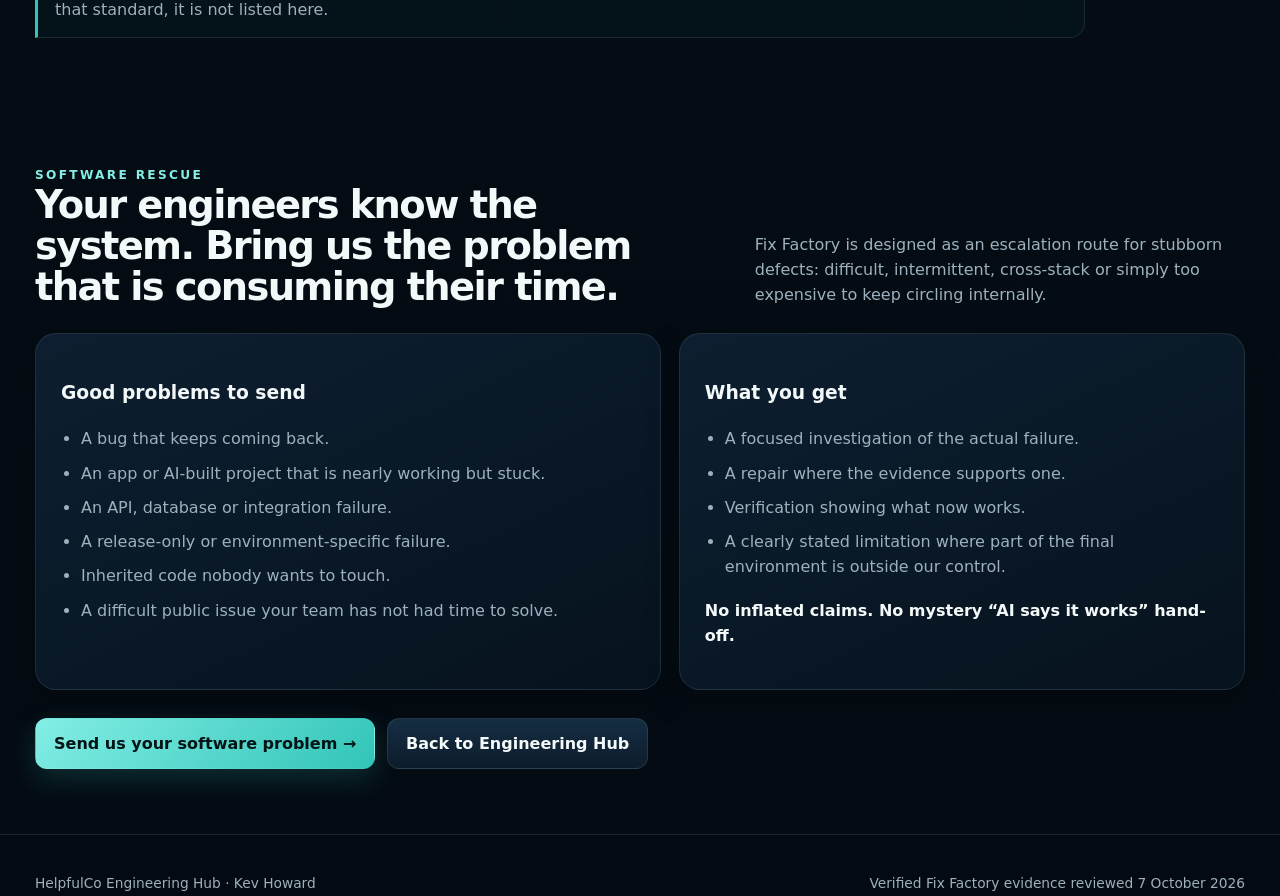
<file: repairs.html>
<!doctype html>
<html lang="en">
<head>
  <meta charset="utf-8" />
  <meta name="viewport" content="width=device-width, initial-scale=1" />
  <title>Fix Factory | HelpfulCo Engineering Hub</title>
  <meta name="description" content="HelpfulCo Fix Factory: verified software repairs backed by reproduced failures, implemented changes and test evidence." />
  <meta name="theme-color" content="#08131e" />
  <link rel="stylesheet" href="styles.css" />
</head>
<body>
  <a class="skip-link" href="#main">Skip to content</a>
  <header class="site-header"><div class="container nav">
    <a class="brand" href="index.html"><span class="brand-mark">H</span><span>HelpfulCo Engineering Hub<small>Fix Factory · engineering evidence, not claims</small></span></a>
    <nav class="nav-links" aria-label="Primary"><a href="#recent">Recent verified fixes</a><a href="#cases">Verified fixes</a><a href="#send">Send us a problem</a><a href="index.html#projects">Other work</a></nav>
  </div></header>
  <div class="status-strip"><div class="container"><span class="dot"></span><span>Fix Factory · reproduced is not fixed · patched is not fixed · verification decides the status</span></div></div>

  <main id="main">
    <section class="case-hero">
      <div class="container">
        <div class="breadcrumb"><a href="index.html">Engineering Hub</a> / Fix Factory</div>
        <div class="kicker" style="margin-top:22px">Difficult bugs · inherited code · integrations · production failures</div>
        <h1 class="case-title">Difficult software problems. Evidence before claims.</h1>
        <p class="case-subtitle">Every repair published here has a reproduced failure, an implemented change and verification evidence. Investigations, no-go outcomes and unverified theories stay off this page.</p>
        <div class="hero-actions"><a class="btn primary" href="#recent">See recent verified fixes ↓</a><a class="btn ghost" href="#send">Give us a problem →</a></div>
      </div>
    </section>

    <section id="recent">
      <div class="container">
        <div class="section-head"><div><div class="kicker">Recent Fix Factory work</div><h2>Verified fixes with public engineering evidence.</h2></div><p>The public record shows the defect, the repair and the evidence. Our internal investigation workflow, prompts and triage method stay private.</p></div>
        <div class="callout" style="margin-bottom:24px"><strong>Publication rule:</strong> only work that has crossed the full line from reproduction to implemented repair to verification is shown here. Upstream merge status is reported separately from local verification.</div>
        <div class="problem-grid">
          <article class="problem">
            <div class="num">A</div><h3>Stripe Terminal React Native #1140 — intent-cache concurrency</h3>
            <p><strong>Status:</strong> VERIFIED FIX ACCEPTED / MERGED.</p>
            <p><strong>Broken:</strong> the Android React Native bridge used ordinary mutable intent caches across code paths that can run concurrently.</p>
            <p><strong>Repair:</strong> synchronise the cache maps while preserving the surrounding bridge behaviour and add focused regression coverage.</p>
            <div class="evidence-note"><strong>Verification:</strong> focused concurrency test 5/5 and stable across 10 runs; Android unit suite 233/233; JavaScript 238/238; iOS 166/166; clean diff check. Verification was JVM/unit-test level rather than a physical-device reproduction.</div>
            <p><strong>Upstream outcome:</strong> Stripe collaborator review: <strong>APPROVED — “LGTM”</strong>. The PR was merged on 2 October 2026.</p>
            <p><strong>Public provenance:</strong> <a href="https://github.com/stripe/stripe-terminal-react-native/pull/1140" target="_blank" rel="noopener">stripe/stripe-terminal-react-native PR #1140</a>. Authored by kevhoward20011-oss / HelpfulCo Innovations Ltd.</p>
          </article>

          <article class="problem">
            <div class="num">B</div><h3>Google go-jsonnet #484 — post-fork deadlock</h3>
            <p><strong>Status:</strong> VERIFIED REPAIR / UPSTREAM ADOPTION PENDING.</p>
            <p><strong>Broken:</strong> after the Go runtime was initialised in a parent process, a Linux <code>fork()</code> child could enter inherited runtime state whose supporting threads no longer existed and hang indefinitely.</p>
            <p><strong>Repair:</strong> detect the unsafe post-fork process state before entering <code>jsonnet_make()</code> and fail immediately with an actionable error rather than entering an unrecoverable runtime state.</p>
            <div class="evidence-note"><strong>Verification:</strong> unpatched Linux case hung for 300+ seconds; repaired path fails immediately. Regression matrix 4/4; Python 14/14 on Linux and macOS; C-bindings compatibility 31/31; <code>go test ./...</code> reported no failures; normal evaluation and spawn paths passed.</div>
            <p><strong>Public provenance:</strong> <a href="https://github.com/google/go-jsonnet/issues/484#issuecomment-5907250173" target="_blank" rel="noopener">HelpfulCo public technical submission on google/go-jsonnet #484</a>. The upstream issue remains open, so this is not presented as an accepted Google patch.</p>
          </article>

          <article class="problem">
            <div class="num">C</div><h3>Cloudflare Pingora #931 / PR #1037 — cancelled cache lookup stale lock</h3>
            <p><strong>Status:</strong> VERIFIED REPAIR / UPSTREAM PR OPEN.</p>
            <p><strong>Broken:</strong> cancelling a cache-miss writer while its user lookup future was pending could leave a zero-permit per-key cache lock installed. Later requests for the same key could then remain blocked indefinitely.</p>
            <p><strong>Repair:</strong> tie lock cleanup to an ownership guard whose <code>Drop</code> path releases only the exact lock instance it owns, including when the future is cancelled while awaiting the user lookup.</p>
            <div class="evidence-note"><strong>Verification:</strong> the stale-lock failure was reproduced on the pre-patch implementation; the cancellation regression passes with the repair; the relevant <code>pingora-memory-cache</code> test suite passes; clean diff check passes. Additional regression coverage confirms stale cleanup cannot remove a newer writer's lock and normal completion still releases its own lock.</div>
            <p><strong>Upstream status:</strong> PR #1037 is open and mergeable. The Hub claims the reproduced-and-verified repair only, not upstream acceptance.</p>
            <p><strong>Public provenance:</strong> <a href="https://github.com/cloudflare/pingora/issues/931" target="_blank" rel="noopener">cloudflare/pingora issue #931</a> · <a href="https://github.com/cloudflare/pingora/pull/1037" target="_blank" rel="noopener">HelpfulCo PR #1037</a>.</p>
          </article>

          <article class="problem">
            <div class="num">D</div><h3>Hedera Guardian VM0010 #5941 — Eq. (7) BCEF_R parameter</h3>
            <p><strong>Status:</strong> VERIFIED REPAIR / UPSTREAM PR OPEN.</p>
            <p><strong>Broken:</strong> the Section 8.1.2 Equation (7) implementation and schema path needed to represent <code>BCEF_R</code> as the methodology's distinct positive biomass conversion and expansion multiplier, without incorrectly applying the <code>CF_j</code> upper bound to it.</p>
            <p><strong>Repair:</strong> wire <code>bcefR</code> consistently through the calculation logic, input/output schemas and documentation while preserving <code>CF_j</code> as a separate factor bounded to <code>(0,1]</code>.</p>
            <div class="evidence-note"><strong>Verification:</strong> focused post-commit Node test 9/9 PASS; independent hand-computation check included; <code>BCEF_R &gt; 0</code> and not capped at 1; <code>CF_j</code> remains bounded to <code>(0,1]</code>; commit contains exactly the five authorised VM0010 files. ACM0010 and CLEAR were untouched.</div>
            <p><strong>Submission:</strong> commit <code>06ad4499aa41f8d4620764ddd1e17f812cb5c07b</code>, message <code>fix(vm0010): correct Eq. (7) BCEF_R parameter</code>, is submitted upstream in Guardian PR #7107.</p>
            <p><strong>Public provenance:</strong> <a href="https://github.com/hashgraph/guardian/issues/5941" target="_blank" rel="noopener">hashgraph/guardian issue #5941 — VM0010 v1.4</a> · <a href="https://github.com/hashgraph/guardian/pull/7107" target="_blank" rel="noopener">HelpfulCo PR #7107</a>. Upstream acceptance is not claimed while the PR remains open.</p>
          </article>
        </div>

        <div class="practice" style="margin-top:24px">
          <div class="practice-panel"><h3>What counts as verified here</h3><ul><li><strong>Failure reproduced</strong> — the reported behaviour has been demonstrated.</li><li><strong>Repair implemented</strong> — a bounded code change exists.</li><li><strong>Regression evidence</strong> — the repaired path is exercised by tests or repeatable checks.</li><li><strong>Compatibility checked</strong> — relevant surrounding behaviour is checked where practical.</li><li><strong>Upstream status stated separately</strong> — local verification is never presented as maintainer acceptance.</li></ul></div>
          <div class="practice-panel"><h3>Why the distinction matters</h3><p>A promising diagnosis is not a fix. A patch that has not survived verification is not a fix. And a locally verified repair is not the same as an upstream merge.</p><p style="margin-top:18px"><strong>We do not turn “looks right” into “fixed”.</strong></p></div>
        </div>
      </div>
    </section>

    <section id="cases">
      <div class="container">
        <div class="section-head"><div><div class="kicker">Verified repair evidence</div><h2>Completed cases with reproduced failure, implemented repair and verification.</h2></div><p>Historical benchmark work is explicitly labelled. No investigation-only or no-go entries appear in this portfolio.</p></div>
        <div class="problem-grid">
          <article class="problem">
            <div class="num">01</div><h3>Next.js #85416 — request-body race</h3>
            <p><strong>Status:</strong> verified independent repair of a historical upstream bug.</p>
            <p><strong>Broken:</strong> a timing-dependent request-body race could leave a downstream Server Action with incomplete JSON.</p>
            <p><strong>Impact:</strong> production-style requests could fail even though the same path sometimes appeared healthy.</p>
            <div class="evidence-note"><strong>Our verification:</strong> repaired independently and stress-verified: 15/15 final requests successful, a 7.2 MB slow-streamed request returned 200, and static checks were clean.</div>
            <p><strong>Public provenance:</strong> <a href="https://github.com/vercel/next.js/issues/85416" target="_blank" rel="noopener">vercel/next.js issue #85416</a>. The upstream issue had already been fixed by Next.js in PR #85418. This portfolio case claims independent reproduction, repair and verification only — not authorship of the upstream fix.</p>
          </article>

          <article class="problem">
            <div class="num">02</div><h3>Google Gson — historical TaRBench repair</h3>
            <p><strong>Status:</strong> verified historical benchmark repair, not an open Google Gson issue.</p>
            <p><strong>Broken:</strong> the reconstructed historical <code>UnsafeAllocatorInstantiationTest#testAbstractClassInstantiation</code> case contained assertion behaviour that was later corrected upstream as part of Gson's Error Prone cleanup.</p>
            <div class="evidence-note"><strong>Our verification:</strong> the focused repaired test completed with 1 test run, 0 failures, 0 errors and Maven <strong>BUILD SUCCESS</strong> on 27 September 2026.</div>
            <p><strong>Public provenance:</strong> the relevant upstream change is present in <a href="https://github.com/google/gson/commit/dc20b7561af3a793e4945842040e956803b641c9" target="_blank" rel="noopener">google/gson commit dc20b756</a>. This case is presented only as a historical benchmark reconstruction and independently verified repair.</p>
          </article>

          <article class="problem">
            <div class="num">03</div><h3>Sonar CXX #1203 — executable-line calculation</h3>
            <p><strong>Status:</strong> verified independent repair of a historical Sonar CXX executable-lines defect.</p>
            <p><strong>Broken:</strong> <code>CxxFileLinesVisitor</code> could count AST nodes outside the intended function-body scope as executable lines, producing incorrect coverage calculations.</p>
            <div class="evidence-note"><strong>Our verification:</strong> the focused <code>CxxFileLinesVisitorTest#TestExecutableLinesOfCode</code> repair was verified under the era-appropriate Temurin Java 8 runtime: 1 test run, 0 failures, 0 errors, 0 skipped; <strong>Cxx :: Sensors SUCCESS</strong>; Maven <strong>BUILD SUCCESS</strong> on 29 September 2026.</div>
            <p><strong>Public provenance:</strong> <a href="https://github.com/SonarOpenCommunity/sonar-cxx/issues/1203" target="_blank" rel="noopener">SonarOpenCommunity/sonar-cxx issue #1203</a>. The original upstream issue was completed in 2017. This portfolio case claims independent reconstruction, repair and verification only — not authorship of the upstream fix.</p>
          </article>

          <article class="problem">
            <div class="num">04</div><h3>go-jsonnet #484 — Python binding post-fork deadlock</h3>
            <p><strong>Status:</strong> verified independent repair of the reproduced deadlock behaviour; upstream issue remains open.</p>
            <p><strong>Broken:</strong> after the Go runtime was initialised in a parent process, a Linux <code>fork()</code> child could enter <code>jsonnet_make()</code> with inherited runtime state whose supporting threads no longer existed. The result was a deterministic 0%-CPU hang.</p>
            <p><strong>Repair:</strong> detect the unsafe post-fork process state before entering <code>jsonnet_make()</code>, then fail immediately with an actionable error.</p>
            <div class="evidence-note"><strong>Our verification:</strong> unpatched Linux case hung for 300+ seconds; repaired path fails immediately. Regression matrix 4/4; full Python suite 14/14 on Linux and macOS; C-bindings compatibility 31/31; <code>go test ./...</code> reported no failures; normal <code>evaluate_snippet</code>, <code>evaluate_file</code>, <code>spawn</code> and parent-process operation all passed. No public ABI change.</div>
            <p><strong>Environment lesson:</strong> macOS alone produced a false pass because the inherited Go runtime state differed. Linux verification exposed the earlier <code>jsonnet_make()</code> deadlock, so the final defence was moved ahead of that call.</p>
            <p><strong>Public provenance:</strong> <a href="https://github.com/google/go-jsonnet/issues/484" target="_blank" rel="noopener">google/go-jsonnet issue #484</a>. HelpfulCo's claim is limited to independent reproduction, repair and verification of the observed deadlock behaviour in the tested environments.</p>
          </article>

          <article class="problem">
            <div class="num">05</div><h3>Stripe Terminal React Native #1140 — concurrent intent caches</h3>
            <p><strong>Status:</strong> verified HelpfulCo fix, reviewed by Stripe and merged upstream.</p>
            <p><strong>Broken:</strong> in-memory PaymentIntent and SetupIntent caches in the Android React Native bridge were backed by ordinary mutable maps while bridge calls and Stripe SDK callbacks can access lifecycle state concurrently.</p>
            <p><strong>Repair:</strong> use synchronised map wrappers and preserve the surrounding behaviour, with focused regression coverage for concurrent access.</p>
            <div class="evidence-note"><strong>Our verification:</strong> focused test 5/5 passing and stable across 10 consecutive runs; Android 233/233; JavaScript 238/238; iOS 166/166; clean diff check. Stripe collaborator review approved the PR with “LGTM”, and it was merged.</div>
            <p><strong>Scope:</strong> this claim is limited to the reproduced Android React Native bridge cache-concurrency defect. It does not claim to fix the separate native Android #747 issue, and no analogous iOS defect was reproduced.</p>
            <p><strong>Public provenance:</strong> <a href="https://github.com/stripe/stripe-terminal-react-native/pull/1140" target="_blank" rel="noopener">stripe/stripe-terminal-react-native PR #1140</a>.</p>
          </article>

          <article class="problem">
            <div class="num">06</div><h3>Cloudflare Pingora #931 — cancellation-safe cache-lock cleanup</h3>
            <p><strong>Status:</strong> verified HelpfulCo repair; PR #1037 remains open upstream.</p>
            <p><strong>Broken:</strong> a cancelled cache-miss writer could leave its per-key coalescing lock behind with zero permits while the user lookup was still pending, blocking later same-key requests.</p>
            <p><strong>Repair:</strong> introduce a cancellation-safe ownership guard whose <code>Drop</code> path wakes waiters and removes only the lock instance owned by that writer.</p>
            <div class="evidence-note"><strong>Our verification:</strong> pre-patch stale-lock behaviour reproduced; repaired cancellation regression passes; relevant <code>pingora-memory-cache</code> test suite passes; clean diff check passes; dedicated coverage confirms an old guard cannot remove a newer writer's lock and that a normally completing writer still releases its own lock.</div>
            <p><strong>Public provenance:</strong> <a href="https://github.com/cloudflare/pingora/issues/931" target="_blank" rel="noopener">cloudflare/pingora issue #931</a> · <a href="https://github.com/cloudflare/pingora/pull/1037" target="_blank" rel="noopener">PR #1037</a>. Upstream acceptance is not claimed while the PR remains open.</p>
          </article>

          <article class="problem">
            <div class="num">07</div><h3>Hedera Guardian VM0010 #5941 — Equation (7) BCEF_R correction</h3>
            <p><strong>Status:</strong> verified HelpfulCo repair; PR #7107 is open upstream.</p>
            <p><strong>Defect:</strong> VM0010 v1.4 Section 8.1.2 Equation (7) required a consistent <code>BCEF_R</code> parameter path across calculation logic and schemas. <code>BCEF_R</code> is a positive biomass conversion and expansion multiplier and must not inherit the <code>(0,1]</code> bound that belongs to <code>CF_j</code>.</p>
            <p><strong>Repair:</strong> use <code>bcefR</code> in the Eq. (7) calculation, require and expose it consistently in the relevant schemas, and document the correction in the VM0010 README slice.</p>
            <div class="evidence-note"><strong>Our verification:</strong> focused post-commit suite 9/9 PASS; Eq. (7) matches independent hand-computation; <code>BCEF_R</code> is validated as <code>&gt; 0</code> and is not capped at 1; <code>CF_j</code> remains bounded to <code>(0,1]</code>. The final commit contains exactly five authorised VM0010 files, with no ACM0010 or CLEAR changes and no unrelated files committed.</div>
            <p><strong>Submitted commit:</strong> <code>06ad4499aa41f8d4620764ddd1e17f812cb5c07b</code> is now upstream in PR #7107. The Hub claims the verified repair and submission only, not maintainer acceptance or bounty award.</p>
            <p><strong>Public provenance:</strong> <a href="https://github.com/hashgraph/guardian/issues/5941" target="_blank" rel="noopener">hashgraph/guardian issue #5941 — VM0010: Improved Forest Management, Conversion from Logged to Protected Forest (v1.4)</a> · <a href="https://github.com/hashgraph/guardian/pull/7107" target="_blank" rel="noopener">HelpfulCo PR #7107</a>.</p>
          </article>
        </div>
        <div class="callout" style="margin-top:24px"><strong>Publication rule:</strong> the Engineering Hub reserves “fixed” for outcomes with defensible verification. If work has not reached that standard, it is not listed here.</div>
      </div>
    </section>

    <section id="send">
      <div class="container">
        <div class="section-head"><div><div class="kicker">Software rescue</div><h2>Your engineers know the system. Bring us the problem that is consuming their time.</h2></div><p>Fix Factory is designed as an escalation route for stubborn defects: difficult, intermittent, cross-stack or simply too expensive to keep circling internally.</p></div>
        <div class="practice">
          <div class="practice-panel"><h3>Good problems to send</h3><ul><li>A bug that keeps coming back.</li><li>An app or AI-built project that is nearly working but stuck.</li><li>An API, database or integration failure.</li><li>A release-only or environment-specific failure.</li><li>Inherited code nobody wants to touch.</li><li>A difficult public issue your team has not had time to solve.</li></ul></div>
          <div class="practice-panel"><h3>What you get</h3><ul><li>A focused investigation of the actual failure.</li><li>A repair where the evidence supports one.</li><li>Verification showing what now works.</li><li>A clearly stated limitation where part of the final environment is outside our control.</li></ul><p style="margin-top:18px"><strong>No inflated claims. No mystery “AI says it works” hand-off.</strong></p></div>
        </div>
        <div class="hero-actions" style="margin-top:28px"><a class="btn primary" href="mailto:helpfulco.innovations.kev.uk@gmail.com?subject=Fix%20Factory%20software%20problem">Send us your software problem →</a><a class="btn ghost" href="index.html">Back to Engineering Hub</a></div>
      </div>
    </section>
  </main>
  <footer class="footer"><div class="container footer-row"><span>HelpfulCo Engineering Hub · Kev Howard</span><span>Verified Fix Factory evidence reviewed 7 October 2026</span></div></footer>
</body>
</html>
</file>
<file: styles.css>
:root {
  --bg:#06101a;
  --bg-deep:#030910;
  --bg-soft:#0a1826;
  --panel:#0f2235;
  --panel-2:#142d44;
  --panel-glass:rgba(14,32,49,.78);
  --text:#f3f8f8;
  --muted:#9db1bd;
  --muted-2:#718793;
  --teal:#32c4b8;
  --teal-bright:#83eee4;
  --cyan:#67c9ff;
  --violet:#9c8cff;
  --amber:#f3bc64;
  --blue:#77aaff;
  --green:#6ddd9d;
  --red:#ff9292;
  --line:rgba(223,244,245,.10);
  --line-strong:rgba(131,238,228,.24);
  --shadow:0 24px 70px rgba(0,0,0,.35);
  --shadow-soft:0 12px 34px rgba(0,0,0,.22);
  --radius:22px;
}

*{box-sizing:border-box}
html{scroll-behavior:smooth;background:var(--bg-deep)}
body{
  margin:0;
  min-height:100vh;
  overflow-x:hidden;
  font-family:Inter,ui-sans-serif,system-ui,-apple-system,BlinkMacSystemFont,"Segoe UI",sans-serif;
  color:var(--text);
  line-height:1.58;
  background:
    radial-gradient(circle at 8% 4%,rgba(50,196,184,.16),transparent 31rem),
    radial-gradient(circle at 94% 1%,rgba(103,201,255,.10),transparent 28rem),
    linear-gradient(180deg,#07131f 0%,#06101a 46%,#040b12 100%);
}
body::before{
  content:"";
  position:fixed;
  inset:0;
  z-index:-1;
  pointer-events:none;
  opacity:.26;
  background-image:
    linear-gradient(rgba(255,255,255,.025) 1px,transparent 1px),
    linear-gradient(90deg,rgba(255,255,255,.025) 1px,transparent 1px);
  background-size:52px 52px;
  mask-image:linear-gradient(to bottom,black,transparent 72%);
}

a{color:inherit;text-decoration:none}
a:hover{color:var(--teal-bright)}
button,a{ -webkit-tap-highlight-color:transparent }
.container{width:min(1210px,calc(100% - 40px));margin:0 auto}
.skip-link{position:absolute;left:-9999px;top:8px;background:#fff;color:#000;padding:9px 12px;z-index:100;border-radius:8px}.skip-link:focus{left:8px}

.site-header{
  position:sticky;
  top:0;
  z-index:30;
  backdrop-filter:blur(20px) saturate(140%);
  background:rgba(5,15,24,.78);
  border-bottom:1px solid var(--line);
  box-shadow:0 8px 28px rgba(0,0,0,.14);
}
.nav{min-height:76px;display:flex;align-items:center;justify-content:space-between;gap:24px}
.brand{display:flex;align-items:center;gap:12px;font-weight:850;letter-spacing:.005em}
.brand-mark{
  width:39px;height:39px;border-radius:12px;
  background:linear-gradient(145deg,var(--teal-bright),var(--teal) 52%,#227fa0);
  display:grid;place-items:center;color:#031114;font-weight:950;
  box-shadow:0 0 0 1px rgba(255,255,255,.12),0 8px 24px rgba(50,196,184,.2);
}
.brand small{display:block;color:var(--muted);font-weight:650;font-size:.72rem;margin-top:-2px}
.nav-links{display:flex;gap:7px;color:var(--muted);font-size:.91rem}
.nav-links a{padding:9px 12px;border-radius:10px;transition:.18s ease}
.nav-links a:hover{color:var(--text);background:rgba(255,255,255,.05)}

.status-strip{border-bottom:1px solid var(--line);background:linear-gradient(90deg,rgba(50,196,184,.08),rgba(103,201,255,.025));color:#c4efeb;font-size:.82rem}
.status-strip .container{padding:8px 0;display:flex;gap:10px;align-items:center}
.dot{width:8px;height:8px;border-radius:50%;background:var(--teal);box-shadow:0 0 0 5px rgba(50,196,184,.11),0 0 22px rgba(50,196,184,.5)}

.hero{position:relative;padding:105px 0 68px}
.hero::after{
  content:"";position:absolute;right:-12%;top:35px;width:520px;height:520px;border-radius:50%;
  background:radial-gradient(circle,rgba(50,196,184,.08),transparent 66%);pointer-events:none
}
.hero-grid{display:grid;grid-template-columns:minmax(0,1.5fr) minmax(300px,.5fr);gap:48px;align-items:end}
.kicker{color:var(--teal-bright);text-transform:uppercase;font-size:.76rem;letter-spacing:.19em;font-weight:850}
h1{font-size:clamp(3rem,7.3vw,6rem);line-height:.94;letter-spacing:-.065em;margin:15px 0 27px;max-width:1000px;text-wrap:balance}
.hero p{font-size:clamp(1.05rem,2vw,1.26rem);color:var(--muted);max-width:790px}
.hero-note{
  position:relative;overflow:hidden;border:1px solid var(--line-strong);
  background:linear-gradient(160deg,rgba(50,196,184,.12),rgba(11,27,41,.91) 48%,rgba(9,22,34,.94));
  border-radius:24px;padding:25px;box-shadow:var(--shadow);
}
.hero-note::before{
  content:"EVIDENCE / 01";display:block;margin:-2px 0 22px;color:rgba(131,238,228,.48);
  font:750 .67rem/1 ui-monospace,SFMono-Regular,Menlo,monospace;letter-spacing:.16em
}
.hero-note::after{content:"";position:absolute;right:-55px;top:-55px;width:150px;height:150px;border:1px solid rgba(131,238,228,.18);border-radius:50%;box-shadow:0 0 0 24px rgba(131,238,228,.02),0 0 0 48px rgba(131,238,228,.015)}
.hero-note .eyebrow{color:var(--teal-bright);font-size:.71rem;text-transform:uppercase;letter-spacing:.14em;font-weight:900}
.hero-note strong{display:block;font-size:1.19rem;line-height:1.3;margin:9px 0}
.hero-note p{font-size:.9rem;margin:0;color:#b4c6cf}
.hero-actions{display:flex;gap:12px;flex-wrap:wrap;margin-top:31px}
.btn{
  display:inline-flex;align-items:center;justify-content:center;gap:8px;padding:12px 18px;border-radius:12px;
  border:1px solid var(--line);background:linear-gradient(180deg,rgba(23,48,70,.94),rgba(13,30,45,.94));
  font-weight:780;transition:transform .18s ease,border-color .18s ease,box-shadow .18s ease,background .18s ease
}
.btn:hover{transform:translateY(-2px);border-color:var(--line-strong);box-shadow:0 10px 26px rgba(0,0,0,.22);color:var(--text)}
.btn.primary{background:linear-gradient(135deg,var(--teal-bright),var(--teal));color:#031417;border-color:transparent;box-shadow:0 10px 28px rgba(50,196,184,.19)}
.btn.primary:hover{color:#031417;box-shadow:0 14px 34px rgba(50,196,184,.26)}
.btn.ghost{color:var(--text)}

.proof-bar{display:grid;grid-template-columns:repeat(4,1fr);gap:11px;margin-top:58px}
.proof{position:relative;overflow:hidden;border:1px solid var(--line);background:rgba(255,255,255,.025);border-radius:16px;padding:18px 17px;transition:.2s ease}
.proof::before{content:"";position:absolute;left:0;top:0;width:42px;height:2px;background:var(--teal-bright)}
.proof:hover{transform:translateY(-2px);background:rgba(255,255,255,.04);border-color:var(--line-strong)}
.proof strong{display:block;font-size:.99rem}.proof span{color:var(--muted);font-size:.81rem}

section{padding:64px 0}
.role-section{padding-top:34px}
.section-head{display:flex;justify-content:space-between;align-items:end;gap:32px;margin-bottom:26px}
h2{font-size:clamp(1.95rem,3vw,2.8rem);letter-spacing:-.042em;line-height:1.06;margin:0;text-wrap:balance}
.section-head p{max-width:610px;margin:0;color:var(--muted)}
.role-links{display:flex;flex-wrap:wrap;gap:9px}
.role-links a,.filter{border:1px solid var(--line);color:var(--muted);background:rgba(255,255,255,.018);padding:10px 14px;border-radius:999px;font:inherit;font-size:.87rem;transition:.18s ease}
.role-links a:hover,.role-links a.active,.filter.active,.filter:hover{color:#031417;background:linear-gradient(135deg,var(--teal-bright),#62d6ce);border-color:transparent;box-shadow:0 8px 22px rgba(50,196,184,.16)}
.filters{display:flex;flex-wrap:wrap;gap:8px;margin:23px 0 27px}.filter{cursor:pointer}

.grid{display:grid;grid-template-columns:repeat(3,1fr);gap:18px;counter-reset:projects}
.card{
  counter-increment:projects;position:relative;isolation:isolate;overflow:hidden;border:1px solid var(--line);
  background:linear-gradient(160deg,rgba(17,40,61,.93),rgba(8,22,34,.97));border-radius:22px;padding:23px;
  box-shadow:var(--shadow-soft);min-height:292px;display:flex;flex-direction:column;
  transition:transform .22s ease,border-color .22s ease,box-shadow .22s ease
}
.card::before{content:"0" counter(projects);position:absolute;right:16px;top:8px;z-index:-1;color:rgba(255,255,255,.035);font:900 5.5rem/1 ui-monospace,SFMono-Regular,Menlo,monospace;letter-spacing:-.08em}
.card::after{content:"";position:absolute;left:0;top:0;width:100%;height:2px;background:linear-gradient(90deg,var(--teal-bright),transparent 64%);opacity:.54}
.card:nth-child(3n+2)::after{background:linear-gradient(90deg,var(--cyan),transparent 64%)}
.card:nth-child(3n)::after{background:linear-gradient(90deg,var(--violet),transparent 64%)}
.card:hover{transform:translateY(-6px);border-color:rgba(131,238,228,.28);box-shadow:0 24px 55px rgba(0,0,0,.3)}
.card h3{margin:13px 0 8px;font-size:1.32rem;letter-spacing:-.025em;line-height:1.13}.card p{color:var(--muted);margin:0 0 20px;font-size:.93rem}.card-footer{margin-top:auto;display:flex;justify-content:space-between;align-items:center;gap:12px}
.tags{display:flex;flex-wrap:wrap;gap:6px}.tag{font-size:.7rem;color:#bed0d8;border:1px solid var(--line);background:rgba(255,255,255,.022);border-radius:999px;padding:4px 8px}
.status{display:inline-flex;align-items:center;gap:6px;width:max-content;max-width:100%;font-weight:850;font-size:.69rem;text-transform:uppercase;letter-spacing:.068em;line-height:1.32}
.status.verified{color:var(--green)}.status.recheck{color:var(--amber)}.status.wip{color:var(--blue)}
.feature-card{grid-column:span 2;min-height:344px;background:radial-gradient(circle at 7% 6%,rgba(50,196,184,.18),transparent 32rem),linear-gradient(145deg,rgba(17,45,65,.97),rgba(8,22,34,.98))}
.feature-card::before{font-size:8rem;color:rgba(131,238,228,.045);right:24px;top:9px}.feature-card h3{font-size:1.9rem;max-width:590px}.feature-card p{max-width:720px;font-size:1rem}.arrow{font-weight:900;color:var(--teal-bright);transition:transform .18s ease}.card:hover .arrow,.side-card:hover .arrow{transform:translateX(3px)}.arrow.small{display:inline-block;margin-top:15px;font-size:.83rem}

.side-grid{display:grid;grid-template-columns:repeat(3,1fr);gap:15px}
.side-card{position:relative;overflow:hidden;border:1px solid var(--line);background:linear-gradient(155deg,rgba(255,255,255,.032),rgba(255,255,255,.014));border-radius:18px;padding:20px;transition:.2s ease}
.side-card::after{content:"";position:absolute;right:-36px;bottom:-36px;width:90px;height:90px;border:1px solid rgba(131,238,228,.08);border-radius:50%}
.side-card:hover{transform:translateY(-4px);border-color:rgba(131,238,228,.24);background:rgba(255,255,255,.04)}
.side-card h3{margin:10px 0 7px;font-size:1.08rem}.side-card p{margin:0;color:var(--muted);font-size:.89rem}

.practice{display:grid;grid-template-columns:1.05fr .95fr;gap:18px}
.practice-panel{border:1px solid var(--line);background:linear-gradient(155deg,rgba(14,33,51,.92),rgba(7,20,31,.94));border-radius:21px;padding:25px;box-shadow:var(--shadow-soft)}
.practice-panel ul{padding-left:20px;margin:15px 0 0;color:var(--muted)}.practice-panel li{margin-bottom:9px}
.level{display:grid;grid-template-columns:120px 1fr;gap:12px;border-top:1px solid var(--line);padding:13px 0}.level:first-child{border-top:0}.level strong{color:var(--teal-bright)}
.footer{border-top:1px solid var(--line);background:rgba(0,0,0,.08);padding:38px 0 46px;color:var(--muted);font-size:.86rem}.footer-row{display:flex;align-items:center;justify-content:space-between;gap:20px}.hidden{display:none!important}

/* Case study */
.case-hero{position:relative;padding:86px 0 50px;overflow:hidden}
.case-hero::after{content:"";position:absolute;right:-100px;top:40px;width:430px;height:430px;border-radius:50%;border:1px solid rgba(131,238,228,.08);box-shadow:0 0 0 48px rgba(131,238,228,.02),0 0 0 96px rgba(131,238,228,.012);pointer-events:none}
.breadcrumb{color:var(--muted);font-size:.86rem}.breadcrumb a{color:#c3d5dc}.case-title{font-size:clamp(2.7rem,6vw,5.2rem);margin:18px 0 20px;letter-spacing:-.058em;line-height:.98;max-width:1000px;text-wrap:balance}.case-subtitle{color:var(--muted);max-width:930px;font-size:1.12rem}.case-status-row{display:flex;align-items:center;gap:14px;flex-wrap:wrap;margin-top:23px}.evidence-date{color:var(--muted-2);font-size:.81rem}
.meta-grid{margin-top:36px;display:grid;grid-template-columns:repeat(4,1fr);gap:11px}.meta{position:relative;overflow:hidden;border:1px solid var(--line);border-radius:15px;background:rgba(255,255,255,.026);padding:15px}.meta::before{content:"";position:absolute;left:0;top:0;width:44px;height:2px;background:var(--teal-bright)}.meta label{display:block;color:var(--muted-2);font-size:.69rem;text-transform:uppercase;letter-spacing:.11em}.meta strong{display:block;margin-top:5px;font-size:.9rem;overflow-wrap:anywhere}
.notice{border:1px solid rgba(243,188,100,.28);background:linear-gradient(90deg,rgba(243,188,100,.08),rgba(243,188,100,.035));color:#f6d9a7;border-radius:15px;padding:15px 17px;margin-top:19px;font-size:.9rem}
.problem-grid{display:grid;grid-template-columns:repeat(3,1fr);gap:15px}.problem{position:relative;overflow:hidden;border:1px solid var(--line);border-radius:20px;padding:23px;background:linear-gradient(155deg,rgba(17,40,61,.93),rgba(8,22,34,.97));display:flex;flex-direction:column;box-shadow:var(--shadow-soft)}.problem .num{display:grid;place-items:center;width:38px;height:38px;border-radius:11px;background:rgba(50,196,184,.12);border:1px solid rgba(131,238,228,.12);color:var(--teal-bright);font-weight:900;font-family:ui-monospace,SFMono-Regular,Menlo,monospace}.problem h3{margin:16px 0 8px;font-size:1.23rem;line-height:1.22}.problem p{color:var(--muted);font-size:.91rem}.evidence-note{margin-top:auto;border-top:1px solid var(--line);padding-top:14px;color:#c1d2d9;font-size:.81rem}.evidence-note strong{color:var(--teal-bright)}
.flow{display:flex;flex-wrap:wrap;align-items:center;gap:9px;margin-top:23px;padding:18px;border:1px solid var(--line);border-radius:18px;background:rgba(255,255,255,.018)}.flow span{border:1px solid var(--line);background:linear-gradient(180deg,var(--panel),rgba(11,27,41,.94));padding:10px 12px;border-radius:11px;font-size:.81rem;box-shadow:0 5px 15px rgba(0,0,0,.12)}.flow b{color:var(--teal-bright)}
.table-wrap{overflow-x:auto;border:1px solid var(--line);border-radius:16px;background:rgba(255,255,255,.014)}.evidence-table{width:100%;border-collapse:collapse;margin-top:18px;min-width:680px}.table-wrap .evidence-table{margin-top:0}.evidence-table th,.evidence-table td{border-bottom:1px solid var(--line);text-align:left;padding:14px 13px;vertical-align:top}.evidence-table th{color:var(--teal-bright);font-size:.72rem;text-transform:uppercase;letter-spacing:.09em;background:rgba(50,196,184,.055)}.evidence-table td{color:var(--muted);font-size:.86rem}.evidence-table tbody tr:hover td{background:rgba(255,255,255,.018)}.evidence-table code{color:#d9f7f3;font-size:.79rem;overflow-wrap:anywhere}
.callout{border:1px solid var(--line);border-left:3px solid var(--teal);border-radius:0 15px 15px 0;background:rgba(50,196,184,.035);padding:15px 17px;color:var(--muted);max-width:1050px}.limits{display:grid;grid-template-columns:1fr 1fr;gap:15px}.limits.compact{grid-template-columns:repeat(3,1fr)}.limit-card{border:1px solid var(--line);border-radius:18px;padding:19px;background:linear-gradient(150deg,rgba(255,255,255,.027),rgba(255,255,255,.012))}.limit-card h3{font-size:1rem;margin:0 0 7px}.limit-card p{color:var(--muted);margin:0;font-size:.88rem}

.card:focus-visible,.side-card:focus-visible,.btn:focus-visible,.filter:focus-visible,.role-links a:focus-visible,.nav-links a:focus-visible{outline:3px solid var(--teal-bright);outline-offset:3px}

@media (prefers-reduced-motion:no-preference){
  .card,.side-card,.proof,.btn{will-change:transform}
  .dot{animation:pulse 2.8s ease-in-out infinite}
  @keyframes pulse{0%,100%{box-shadow:0 0 0 5px rgba(50,196,184,.10),0 0 16px rgba(50,196,184,.35)}50%{box-shadow:0 0 0 7px rgba(50,196,184,.04),0 0 28px rgba(50,196,184,.5)}}
}

@media(max-width:900px){
  .hero{padding-top:82px}.hero-grid{grid-template-columns:1fr}.grid,.problem-grid{grid-template-columns:1fr 1fr}.feature-card{grid-column:span 2}.proof-bar,.meta-grid{grid-template-columns:1fr 1fr}.practice{grid-template-columns:1fr}.side-grid,.limits.compact{grid-template-columns:1fr}.nav-links{display:none}
}
@media(max-width:620px){
  .container{width:min(100% - 28px,1210px)}.nav{min-height:68px}.brand{font-size:.92rem}.brand small{font-size:.66rem}.hero{padding:66px 0 44px}.hero::after{display:none}h1{font-size:clamp(2.75rem,14vw,4.2rem)}.grid,.problem-grid,.limits{grid-template-columns:1fr}.feature-card{grid-column:auto}.proof-bar,.meta-grid{grid-template-columns:1fr}.section-head,.footer-row{align-items:flex-start;flex-direction:column}.section-head{gap:12px}.level{grid-template-columns:1fr}.status{width:auto}.case-title{overflow-wrap:anywhere}.case-hero{padding-top:62px}.card{min-height:260px}.feature-card{min-height:290px}.card::before{font-size:4.5rem}
}
</file>
